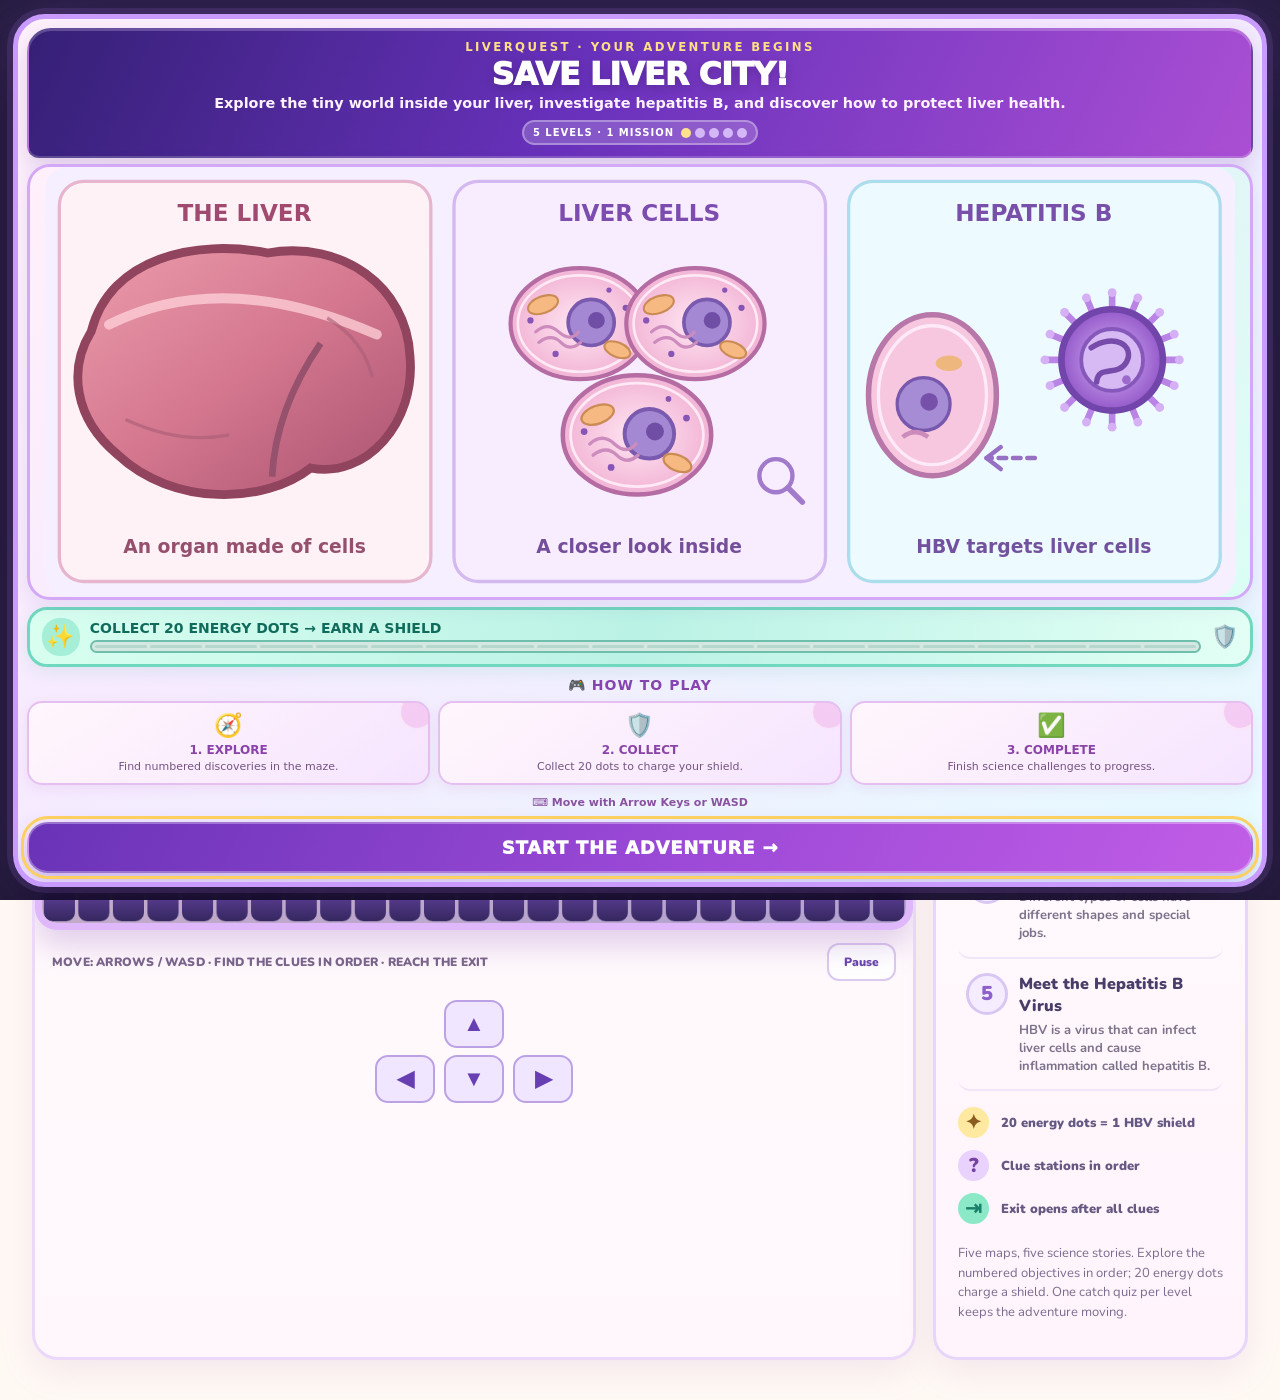
<file: index.html>
<!DOCTYPE html>
<html lang="en">
<head>
  <meta charset="UTF-8">
  <meta name="viewport" content="width=device-width, initial-scale=1">
  <title>LiverQuest</title>
  <script>
    window.location.replace("invasion.html");
  </script>
</head>
<body></body>
</html>
</file>
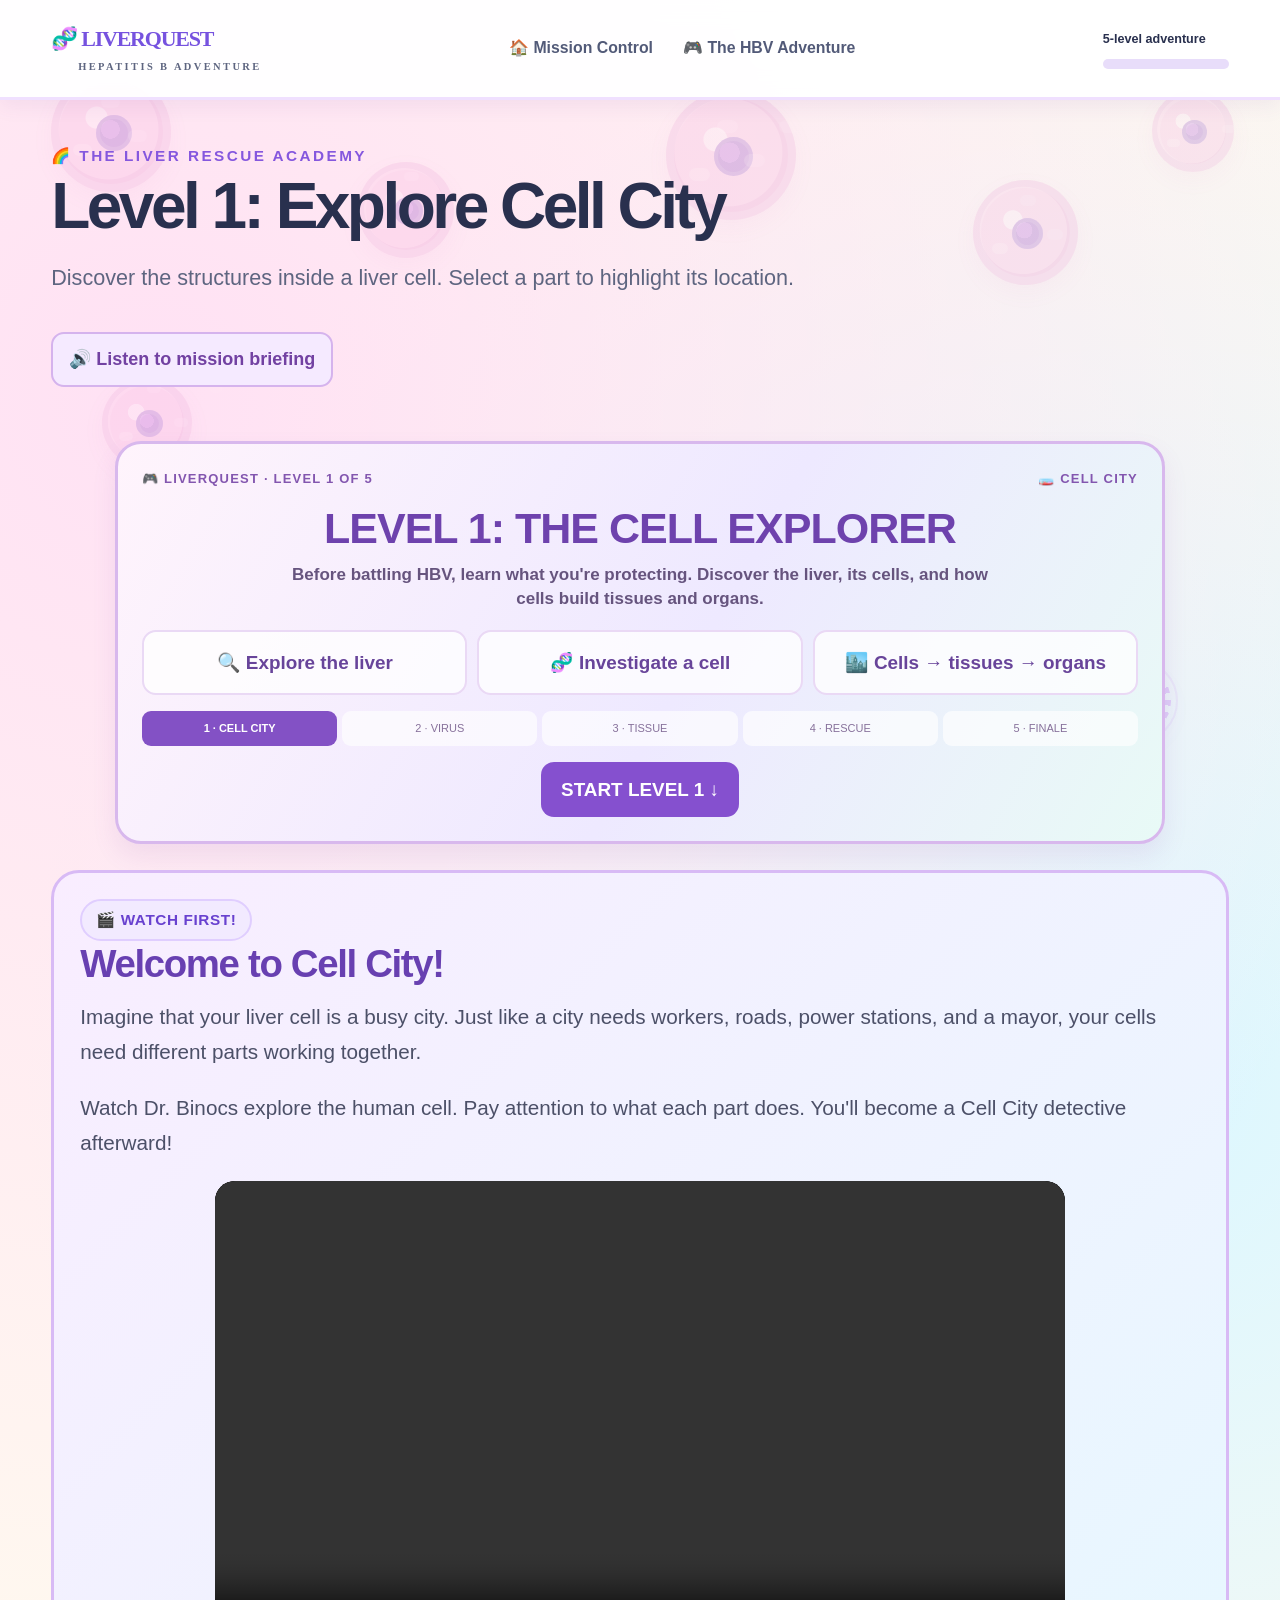
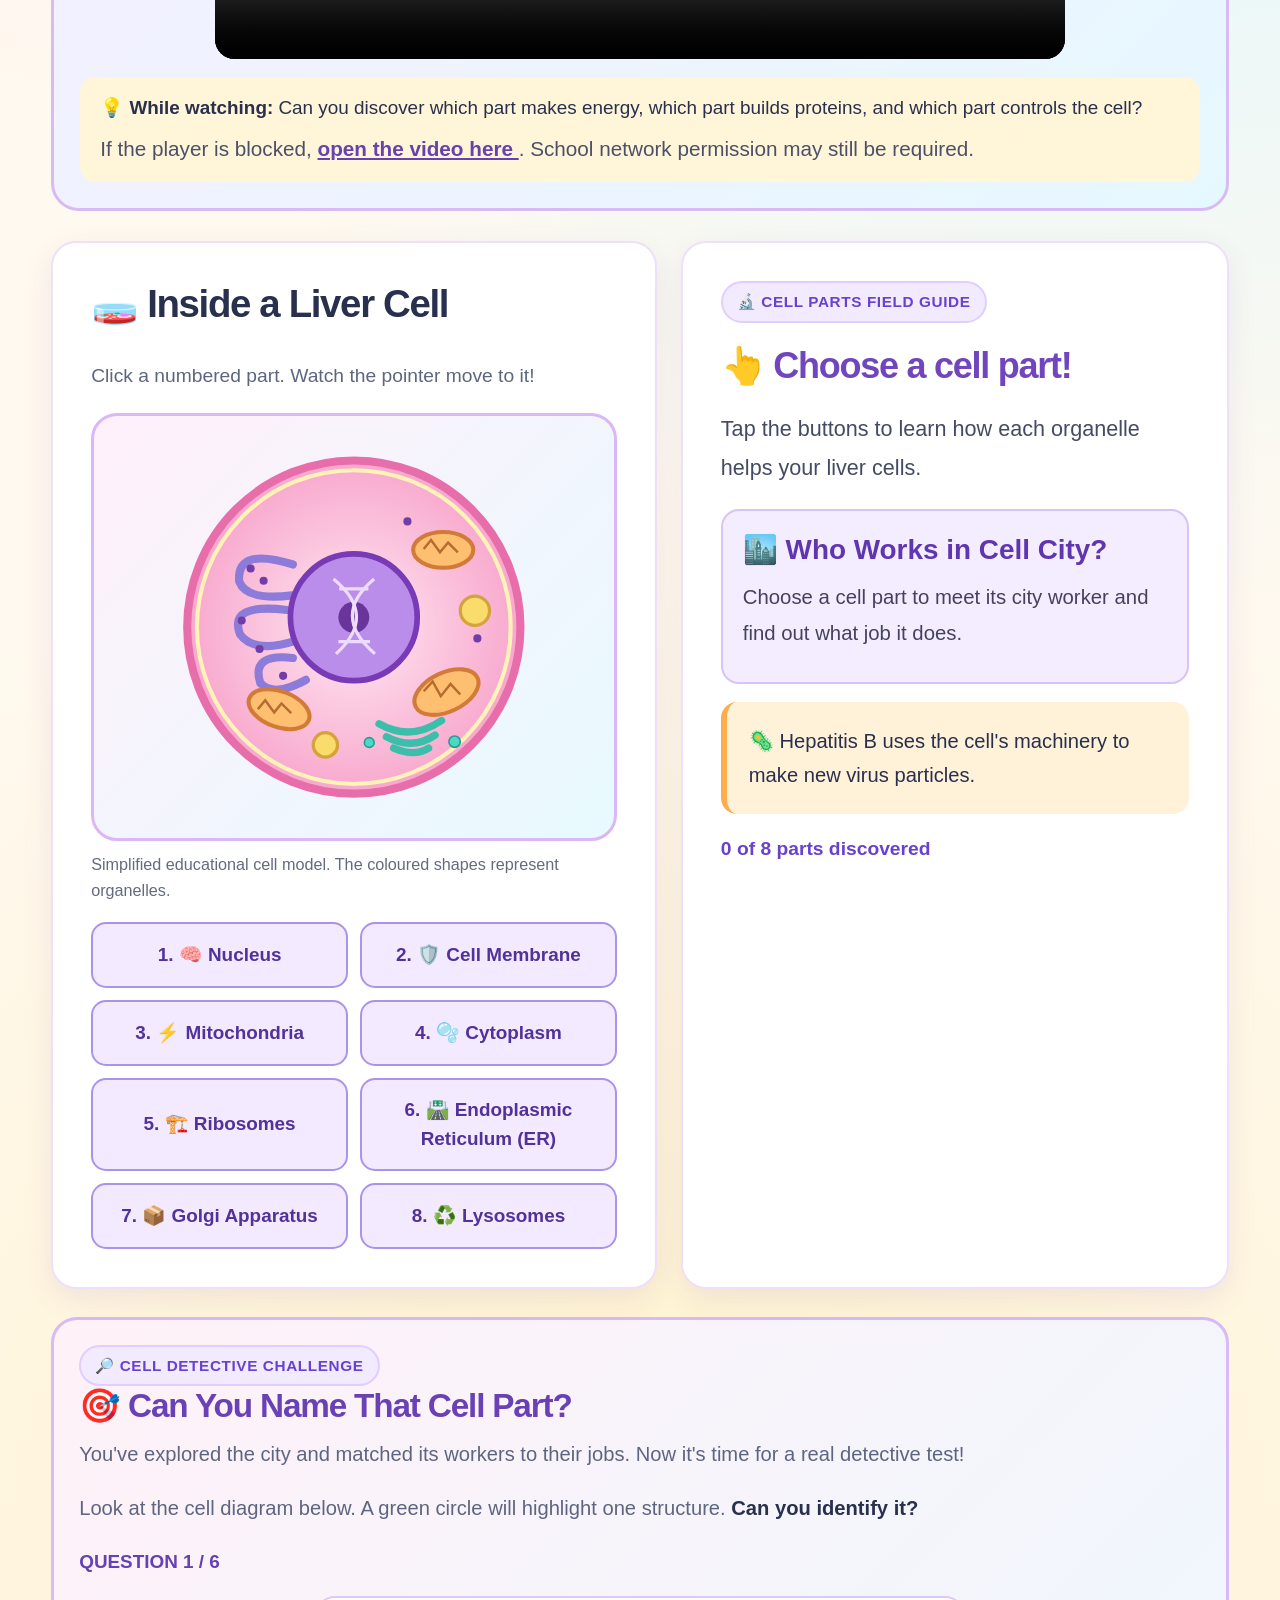
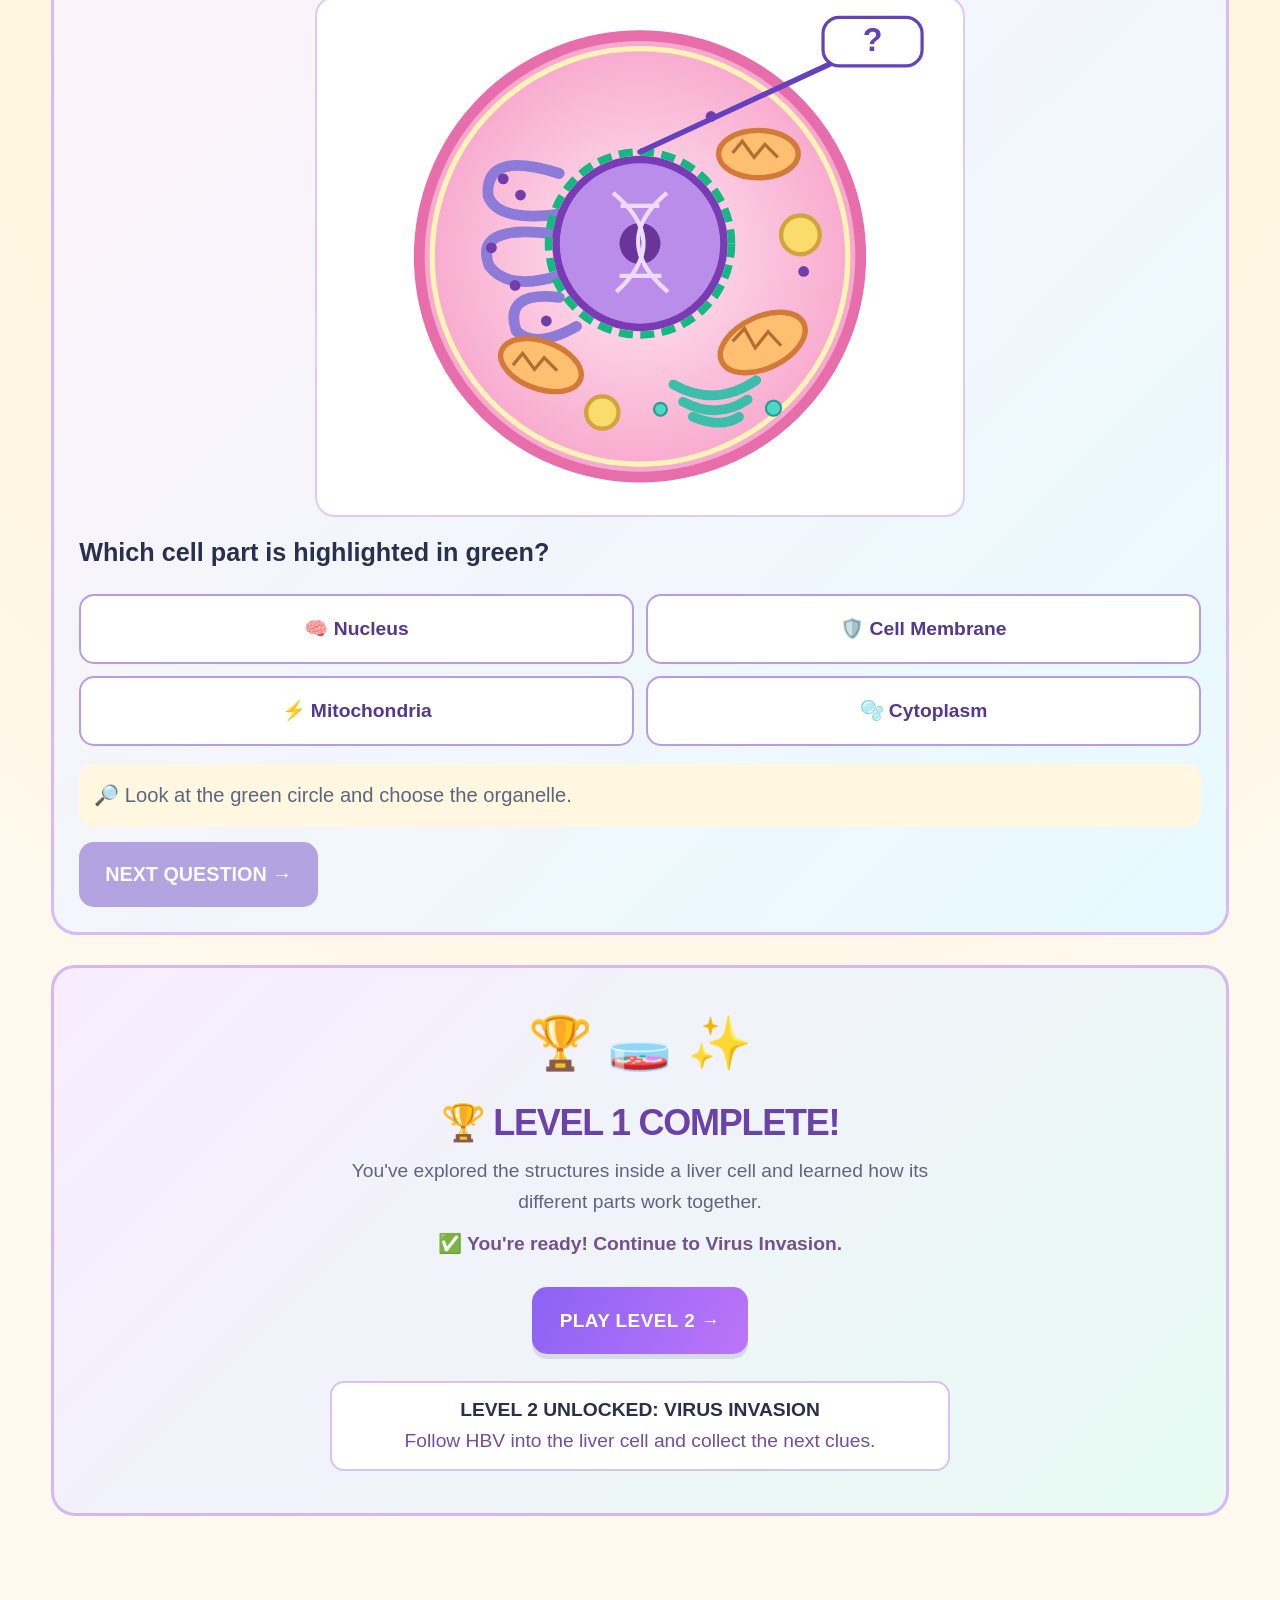
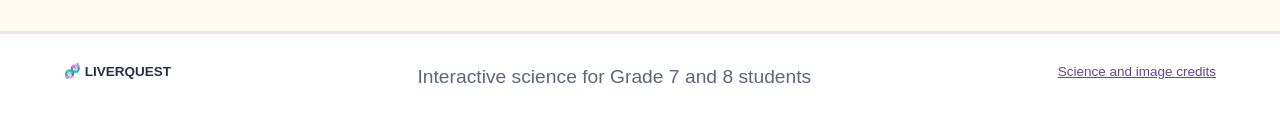
<file: cells.html>
<!DOCTYPE html><html lang="en"><head><meta charset="utf-8"><meta name="viewport" content="width=device-width,initial-scale=1"><title>LiverQuest</title><link rel="stylesheet" href="style.css"></head><body><div id="app"></div><script src="site.js"></script></body></html>
</file>
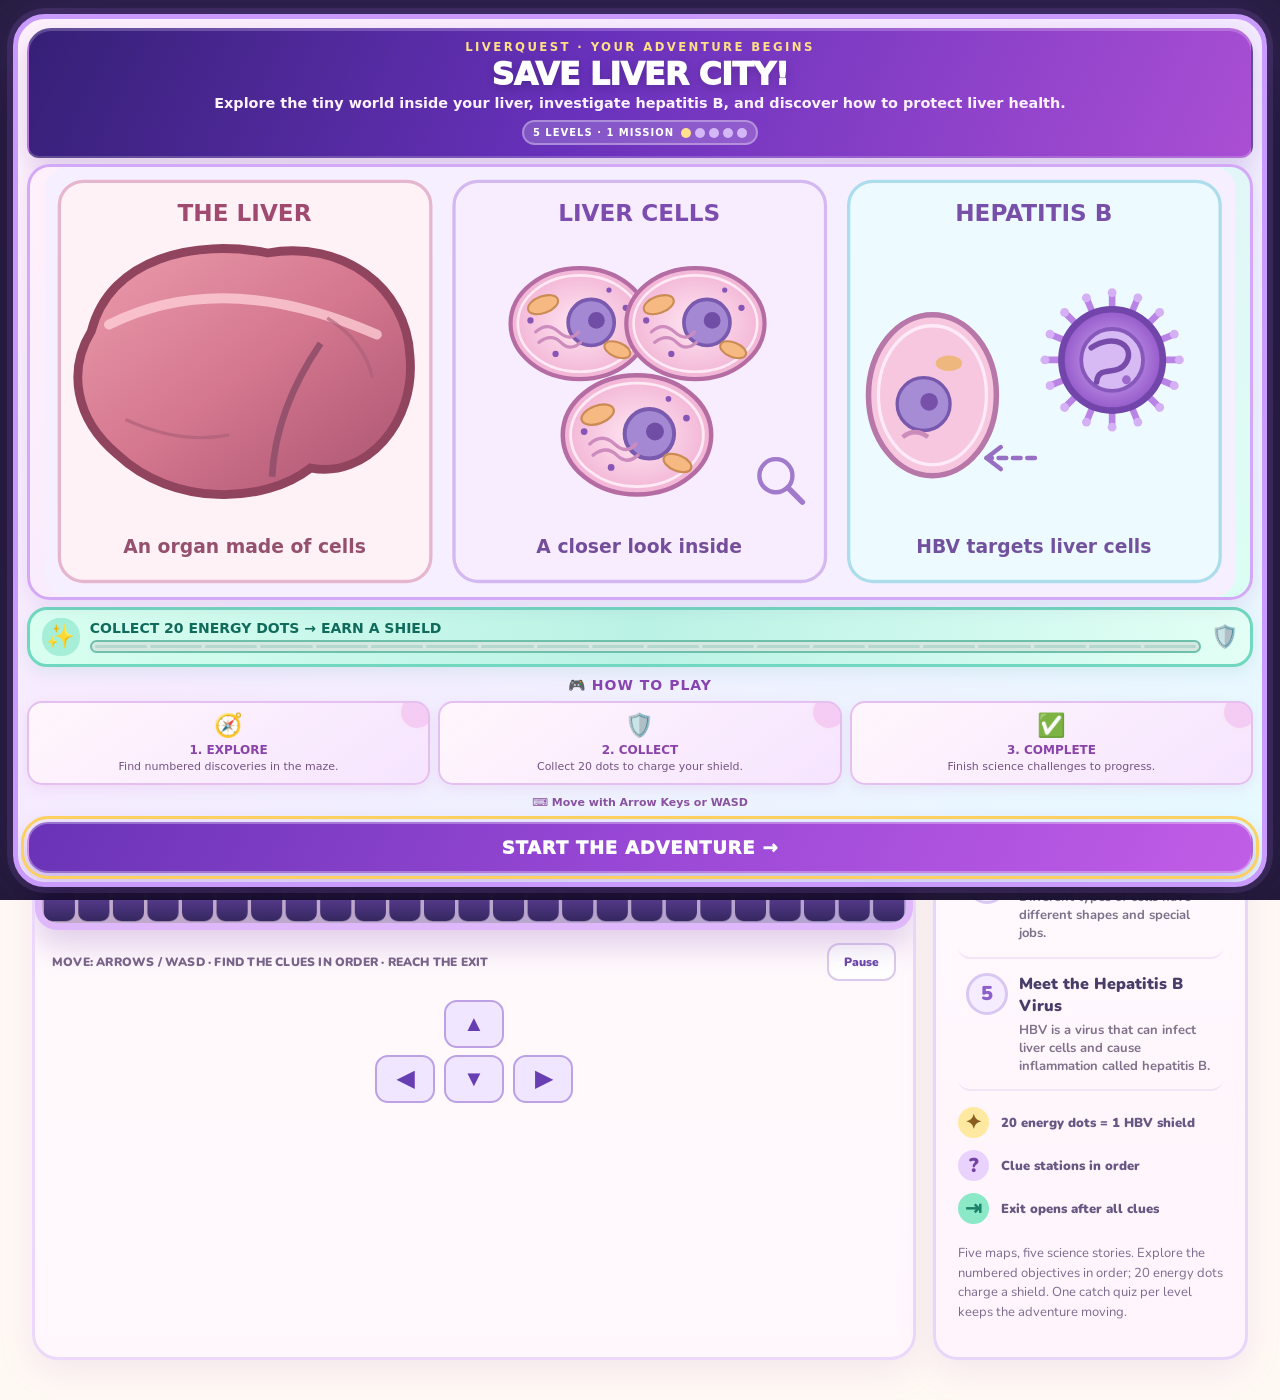
<file: invasion.html>
<!doctype html><html lang="en"><head><meta charset="utf-8"><meta name="viewport" content="width=device-width, initial-scale=1"><title>HBV Maze Quest | LiverQuest</title><link rel="stylesheet" href="pacmaze.css"></head><body><div id="maze-app"></div><script src="pacmaze.js" defer></script></body></html>
</file>
<file: style.css>
:root{--bg:#090f20;--panel:#121d34;--panel2:#182640;--line:#283852;--text:#f5f8ff;--muted:#a5b3c8;--lime:#b7f84a;--cyan:#64e6f1;--orange:#ffbb66;--pink:#ff8db0}*{box-sizing:border-box}html{scroll-behavior:smooth}body{margin:0;background:radial-gradient(ellipse at 85% 2%,#183451 0,transparent 35%),var(--bg);font:16px 'DM Sans',Arial,sans-serif;color:var(--text)}a{color:inherit}button,input{font:inherit}button{cursor:pointer}button:disabled{opacity:.45;cursor:not-allowed}button:focus-visible,a:focus-visible,input:focus-visible{outline:3px solid var(--lime);outline-offset:3px}h1,h2,h3,p{margin-top:0}h1,h2,h3{font-family:'Space Grotesk',Arial,sans-serif}h1{font-size:clamp(2.2rem,4.8vw,4rem);line-height:1.05;margin:.3rem 0 .9rem;letter-spacing:-.055em}h2{font-size:clamp(1.45rem,2.5vw,2.3rem);letter-spacing:-.035em}h3{font-size:1.2rem}p{color:var(--muted);line-height:1.7}strong,b{color:#fff}.site{max-width:1600px;margin:auto}.topbar{display:flex;align-items:center;gap:32px;border-bottom:1px solid var(--line);padding:20px clamp(18px,4vw,64px);background:#0b1426dd;position:sticky;top:0;z-index:10;backdrop-filter:blur(12px)}.logo{font-family:'Space Grotesk';font-size:1.22rem;text-decoration:none;font-weight:700;letter-spacing:-.055em;white-space:nowrap}.logo-icon{color:var(--lime);margin-right:8px}.logo .accent{color:var(--lime)}.logo small{display:block;letter-spacing:.23em;color:var(--muted);font-size:.58rem;padding-left:27px}.topbar nav{flex:1;display:flex;justify-content:center;gap:4px;flex-wrap:wrap}.topbar nav a{color:#aab9cd;text-decoration:none;font-size:.82rem;padding:11px 13px;border-radius:9px;transition:.2s}.topbar nav a:hover,.topbar nav a.active{background:#25334b;color:#fff}.topbar nav a.active{box-shadow:inset 0 -2px var(--lime)}.top-progress{width:126px;font-size:.7rem;white-space:nowrap}.progress-track{background:#33435b;height:6px;border-radius:100px;overflow:hidden;margin-top:9px}.progress-fill{background:var(--lime);height:100%;width:0;transition:width .3s}main{max-width:1320px;margin:auto;padding:45px clamp(18px,4vw,64px) 85px}.pagehead{margin-bottom:42px;max-width:900px}.pagehead>p{font-size:1.1rem}.eyebrow{color:var(--lime);font-size:.76rem;letter-spacing:.16em;font-weight:800}.pill,.chip{display:inline-flex;padding:8px 14px;border:1px solid #5f8547;border-radius:100px;font-size:.72rem;color:var(--lime);letter-spacing:.07em;font-weight:800}.chip{color:#c1cbe2;border-color:var(--line);white-space:nowrap}.btn{display:inline-flex;align-items:center;justify-content:center;gap:15px;padding:17px 25px;border-radius:9px;font-weight:800;text-decoration:none;border:0;font-size:.88rem;letter-spacing:.025em;transition:transform .2s}.btn:hover:not(:disabled){transform:translateY(-2px)}.btn.primary{background:var(--lime);color:#15221a}.btn.primary span{font-size:1.3rem}.btn.secondary{color:#fff;background:#253854;border:1px solid #49627c}.hero-grid{display:grid;grid-template-columns:1fr 1fr;gap:30px;align-items:stretch;min-height:370px}.hero-copy{display:flex;flex-direction:column;align-items:flex-start;justify-content:center}.hero-copy h2{font-size:clamp(2.7rem,5vw,5.4rem);line-height:.98;margin:25px 0;letter-spacing:-.06em}.hero-copy h2 em{font-style:normal;color:var(--lime)}.hero-copy p{max-width:470px;font-size:1.09rem}.hero-meta{font-size:.83rem;color:var(--muted);margin-top:24px}.hero-meta b{padding:0 8px;color:var(--orange)}.hero-photo{position:relative;background:#182b45;border-radius:20px;overflow:hidden;min-height:385px;border:1px solid #3e5976}.photo{background:#22344b;overflow:hidden}.photo img{display:block;width:100%;height:100%;object-fit:cover}.hero-photo>.photo{height:100%}.hero-photo img{object-fit:cover;filter:saturate(1.15)}.floating-label{position:absolute;bottom:20px;left:20px;background:#0b1427e9;padding:15px 20px;border-left:4px solid var(--lime);font-size:1.2rem;font-weight:800}.floating-label small{font-size:.72rem;color:var(--muted);font-weight:500}.section{margin-top:72px}.sectionline{display:flex;justify-content:space-between;align-items:center;gap:16px;margin-bottom:20px}.sectionline h2{margin:8px 0 0}.mission-grid{display:grid;grid-template-columns:repeat(5,1fr);gap:13px}.mission-card{background:var(--panel);border:1px solid var(--line);border-radius:14px;padding:21px;min-height:245px;display:flex;flex-direction:column;text-decoration:none;position:relative;transition:.2s}.mission-card:hover{background:#1a2a46;transform:translateY(-4px);border-color:var(--lime)}.mission-card.done{border-color:var(--lime)}.mission-card.done:after{content:'✓ COMPLETE';color:var(--lime);font-size:.65rem;position:absolute;top:21px;right:12px}.mission-no{font-size:.65rem;color:var(--cyan);letter-spacing:.1em;font-weight:800}.mission-icon{font-size:2.45rem;margin:23px 0 11px}.mission-card h3{font-size:1rem;margin-bottom:7px}.mission-card p{font-size:.78rem;line-height:1.5;margin-bottom:5px}.card-arrow{margin-top:auto;text-align:right;color:var(--lime);font-size:1.3rem}.fact-banner{border-radius:16px;border:1px solid #49664a;background:linear-gradient(125deg,#1d3f3c,#111d32);margin-top:48px;padding:35px;display:grid;grid-template-columns:1fr .7fr;align-items:center}.fact-banner p{max-width:570px}.fact-figure{text-align:center;font-size:3.2rem;color:var(--lime)}.fact-figure span{color:var(--lime)}.fact-figure small{display:block;color:var(--muted);font-size:.78rem;margin-top:10px}.two-col{display:grid;grid-template-columns:1.05fr .95fr;gap:24px;align-items:stretch}.two-col.compact{align-items:center;margin-top:20px}.panel{background:linear-gradient(165deg,#15213a,#10192e);border:1px solid var(--line);border-radius:17px;padding:26px;min-width:0}.panel-title{display:flex;gap:16px;align-items:center;margin-bottom:18px}.panel-title>span{font-size:2rem}.panel-title strong{display:block;font-family:'Space Grotesk'}.panel-title small{color:var(--muted);font-size:.83rem;line-height:1.6}.cell-stage{height:360px;border-radius:15px;display:grid;place-items:center;background:radial-gradient(circle,#22476b,#0c2137 72%);overflow:hidden}.cell-body{width:260px;height:260px;position:relative;background:#eea9ca;border:11px solid #f7d57b;transform:rotate(-10deg);border-radius:43% 56% 50% 43%;box-shadow:0 0 0 8px #f7bb7b22, inset 0 0 55px #ef75af}.cell-nucleus{position:absolute;top:70px;left:76px;width:100px;height:100px;background:radial-gradient(circle at 60% 40%,#6537a2 14%,#9b5bbc 16%,#b270db 70%);border-radius:50%;border:5px solid #7635ae}.mito{position:absolute;width:48px;height:24px;background:#ffa84d;border:3px solid #9a4b25;border-radius:70%;transform:rotate(30deg)}.m1{top:30px;left:30px}.m2{bottom:35px;right:28px}.m3{bottom:45px;left:18px}.hotspot{position:absolute;z-index:3;width:38px;height:38px;border-radius:50%;border:3px solid white;background:var(--lime);color:#12221b;font-weight:900;box-shadow:0 0 0 7px #b7f84a44;animation:pulse 2s infinite}.hotspot.visited{background:var(--cyan)}@keyframes pulse{50%{box-shadow:0 0 0 12px #b7f84a20}}.nucleus{top:95px;left:122px}.membrane{top:-20px;right:40px}.mitochondria{bottom:25px;right:24px}.cyto{bottom:24px;left:58px}.micro-caption,.caption{font-size:.76rem;color:var(--muted);margin-top:11px}.micro-caption a,.credit-list a{color:var(--cyan)}.info-panel h2{margin:20px 0}.mini-science{height:178px;background:#243e50;border-radius:12px;margin-top:20px}.mini-science img{object-fit:contain}.discovery-count{font-size:.8rem;color:var(--lime);font-weight:700}.challenge{margin-top:24px}.match-game{display:grid;grid-template-columns:1fr 1fr;gap:24px}.match-game>div{display:grid;gap:11px}.match-choice,.match-target,.answer,.quiz-option,.defence{background:#1a2c49;color:#eef6ff;border:1px solid #3b5475;border-radius:11px;padding:18px;text-align:left}.match-choice:hover,.match-target:hover,.answer:hover,.quiz-option:hover,.defence:hover{border-color:var(--lime)}.match-choice.selected,.tissue-photo.selected{outline:3px solid var(--cyan)}.match-choice.correct,.match-target.correct,.quiz-option.correct,.myth.solved{border-color:var(--lime);background:#244735}.quiz-option.wrong{background:#573047;border-color:var(--pink)}.feedback{min-height:30px;color:var(--cyan);margin-top:16px}.large-photo{height:290px;border-radius:12px}.callout{border-left:4px solid var(--lime);padding:15px 18px;background:#22334c;border-radius:4px;margin:18px 0}.callout p{margin:7px 0 0}.tiny{font-size:.78rem}.story-stage{display:grid;grid-template-columns:.9fr 1.1fr;gap:30px;align-items:center}.story-art{height:265px;display:grid;place-items:center;border-radius:12px;background:radial-gradient(circle,#304d63,#152940);font-size:4rem;text-align:center}.story-stage h3{font-size:1.6rem}.story-feedback{min-height:20px}.tissue-grid{display:grid;grid-template-columns:1fr 1fr;gap:20px}.tissue-photo{border:2px solid #3b5475;background:#1b2d46;text-align:left;padding:0 0 15px;border-radius:12px;overflow:hidden;color:#fff}.tissue-photo>.photo{height:240px;margin-bottom:12px}.tissue-photo strong,.tissue-photo span{display:inline-block;margin-left:15px}.tissue-photo span{color:var(--lime);font-size:.83rem}.report{padding:20px;background:#20304a;border-radius:10px;margin:18px 0}.quiz-mini{margin-top:22px}.answer-row{display:flex;gap:12px}.answer{flex:1;text-align:center}.divider-line{height:1px;background:var(--line);margin:25px 0}.two-col.compact .photo{height:280px;border-radius:12px}.slider-label{display:block;margin:25px 0 14px}input[type=range]{width:100%;accent-color:var(--lime)}.stages{display:flex;justify-content:space-between;font-size:.76rem;color:var(--muted)}.tissue-sim{height:250px;position:relative;background:#704d78;border-radius:12px;overflow:hidden;margin:20px 0;display:grid;place-items:center}.sim-cells{display:grid;grid-template-columns:repeat(7,1fr);gap:6px;z-index:1;width:94%}.sim-cell{height:44px;border-radius:35%;background:#f1a6b9;border:3px solid #f6cad3;display:grid;place-items:center;color:#75395d;font-size:1.6rem;transform:rotate(var(--rot))}.sim-cell.affected{background:#bd7390;color:#5d2845}.scar{position:absolute;inset:0;pointer-events:none;opacity:.8}.scar-1{background:linear-gradient(120deg,transparent 45%,#eedcb2 48%,transparent 51%)}.scar-2{background:linear-gradient(120deg,transparent 40%,#eedcb2 44%,#eedcb2 47%,transparent 51%),linear-gradient(40deg,transparent 45%,#eedcb2 48%,transparent 51%)}.scar-3{background:repeating-linear-gradient(65deg,transparent 0 32px,#eedcb2 37px 43px,transparent 49px 88px)}.myth{border-bottom:1px solid var(--line);padding:14px 0}.myth>span{display:block;font-weight:700;margin-bottom:9px}.myth>div{display:flex;gap:8px}.myth button{padding:7px 13px;background:#283f5e;color:white;border:1px solid #4d6684;border-radius:7px;font-size:.75rem}.myth-note{display:block;color:var(--cyan);margin-top:8px}.choices{display:grid;grid-template-columns:repeat(3,1fr);gap:14px}.defence{text-align:center;line-height:2;font-size:1.35rem}.defence b{font-size:.95rem}.final-layout{display:grid;grid-template-columns:1.7fr .8fr;gap:24px}.question{font-size:1.5rem;margin:25px 0}.quiz-options{display:grid;gap:11px}.quiz-option{display:flex;align-items:center;gap:16px;width:100%}.quiz-option span{border-radius:8px;background:#334f67;color:var(--lime);padding:8px 12px;font-weight:800}.badge-panel{text-align:center}.badge-emblem{width:180px;height:180px;margin:20px auto 30px;border:7px double var(--lime);background:#294a39;border-radius:50%;display:flex;flex-direction:column;justify-content:center;align-items:center;color:var(--lime);font-weight:900;font-size:2.5rem;transform:rotate(-10deg);box-shadow:0 0 70px #b7f84a22}.badge-emblem span{font-size:1.1rem;line-height:1.1}.badges-earned{text-align:left;margin-top:40px}.result-emoji{font-size:4rem}.credit-list{padding:8px 0 24px}.credit-list p{padding:13px 0;border-bottom:1px solid var(--line)}footer{padding:26px 5%;border-top:1px solid var(--line);display:flex;justify-content:space-between;gap:20px;color:var(--muted);font-size:.75rem}footer a{color:var(--lime)}.toast{position:fixed;right:20px;bottom:24px;padding:17px 23px;border-radius:10px;background:#b7f84a;color:#1a2a14;font-weight:800;opacity:0;transform:translateY(15px);pointer-events:none;transition:.25s;z-index:50}.toast.show{opacity:1;transform:translateY(0)}.image-error{padding:50px 18px;text-align:center}.image-error a{color:var(--cyan)}@media(max-width:1150px){.topbar{flex-wrap:wrap}.topbar nav{order:3;width:100%;justify-content:flex-start}.topbar nav a{font-size:.76rem}.top-progress{margin-left:auto}.mission-grid{grid-template-columns:repeat(3,1fr)}}@media(max-width:720px){main{padding-top:28px}.topbar{padding:12px 18px;gap:9px}.topbar nav{overflow:auto;flex-wrap:nowrap;justify-content:flex-start}.topbar nav a{white-space:nowrap}.hero-grid,.two-col,.story-stage,.final-layout,.fact-banner{grid-template-columns:1fr}.hero-photo{min-height:260px}.hero-copy h2{font-size:3.2rem}.mission-grid{grid-template-columns:repeat(2,1fr)}.mission-card{min-height:220px}.tissue-grid,.match-game,.choices{grid-template-columns:1fr}.sectionline{align-items:flex-start;flex-direction:column}.panel{padding:18px}.pagehead{margin-bottom:25px}.tissue-photo>.photo{height:200px}footer{flex-direction:column}.cell-stage{height:305px}}

/* =========================================
   LIVERQUEST: BRIGHT COLOURFUL THEME
   Paste at the END of style.css
   ========================================= */

:root {
  --bg: #fff9ef;
  --panel: #ffffff;
  --panel2: #fff3fc;
  --line: #ecdff4;
  --text: #29304e;
  --muted: #5e6580;
  --lime: #7858e8;
  --cyan: #00a3aa;
  --orange: #ffad42;
  --pink: #ff70b1;
}

body {
  background:
    radial-gradient(circle at 12% 8%, #ffe1f4, transparent 28%),
    radial-gradient(circle at 90% 22%, #dcf7ff, transparent 28%),
    radial-gradient(circle at 50% 65%, #fff2cc, transparent 35%),
    #fff9ef;
  color: var(--text);
}

h1, h2, h3, strong, b {
  color: #29304e;
}

p {
  color: #5e6580;
}

.topbar {
  background: rgba(255,255,255,.95);
  border-bottom: 3px solid #f0e0ff;
  box-shadow: 0 5px 20px rgba(96,60,150,.08);
}

.logo, .logo .accent {
  color: #7652df;
}

.logo-icon {
  color: #ff70b1;
}

.topbar nav a {
  color: #525a78;
  font-weight: 700;
}

.topbar nav a:hover,
.topbar nav a.active {
  color: #6b41d9;
  background: #f0e8ff;
}

.progress-track {
  background: #e8ddfa;
  height: 10px;
}

.progress-fill {
  background: linear-gradient(90deg,#ff79b8,#7b5cf1);
}

.eyebrow {
  color: #8557de;
}

.pill, .chip {
  color: #6841cf;
  background: #f2eaff;
  border: 2px solid #e0ceff;
  letter-spacing: .04em;
}

.btn {
  border-radius: 18px;
  box-shadow: 0 5px 0 rgba(65,38,126,.13);
}

.btn.primary {
  background: linear-gradient(120deg,#8c62f4,#bc75f9);
  color: white;
}

.btn.secondary {
  background: white;
  color: #6841cf;
  border: 2px solid #d7c5f9;
}

.btn:hover:not(:disabled) {
  transform: translateY(-3px) scale(1.02);
}

.panel {
  background: #ffffff;
  border: 2px solid #eee0f8;
  border-radius: 25px;
  box-shadow: 0 10px 24px rgba(107,77,155,.08);
}

.mission-card {
  background: white;
  border: 3px solid #eee2f8;
  border-radius: 24px;
  box-shadow: 0 8px 0 #f2e8fa;
}

.mission-card:nth-child(1) {
  background: #fff0f8;
  border-color: #ffb9dc;
}
.mission-card:nth-child(2) {
  background: #f2edff;
  border-color: #c9b4ff;
}
.mission-card:nth-child(3) {
  background: #e9fbff;
  border-color: #aaeaf6;
}
.mission-card:nth-child(4) {
  background: #fff5da;
  border-color: #ffda8c;
}
.mission-card:nth-child(5) {
  background: #eaffef;
  border-color: #ade8bb;
}

.mission-card:hover {
  background: #fff;
  transform: translateY(-7px) rotate(-1deg);
  border-color: #8a64ed;
}

.mission-no, .card-arrow,
.mission-card.done:after {
  color: #7450d8;
}

.mission-icon {
  font-size: 3rem;
}

.hero-copy h2 em {
  color: #fa5b9d;
}

.hero-photo {
  background: #fff;
  border: 5px solid white;
  border-radius: 28px;
  box-shadow: 0 10px 35px #dfb9eb70;
}

.floating-label {
  background: #ffffffef;
  color: #482f75;
  border-left: 6px solid #ff70b1;
  border-radius: 12px;
}

.floating-label small {
  color: #59617d;
}

.fact-banner {
  background: linear-gradient(120deg,#fce4f3,#e4f7ff);
  border: 2px solid #eed1f5;
  border-radius: 25px;
}

.fact-figure, .fact-figure span {
  color: #ed69a1;
}

.cell-stage {
  background: linear-gradient(145deg,#e6faff,#fff0fa);
  border: 3px dashed #d7b3f5;
  border-radius: 22px;
}

.info-panel h2 {
  color: #6545be;
}

.match-choice,
.match-target,
.answer,
.quiz-option,
.defence {
  background: #f6f0ff;
  color: #37304f;
  border: 2px solid #dbc8fa;
  border-radius: 16px;
  font-weight: 700;
}

.match-choice:hover,
.match-target:hover,
.answer:hover,
.quiz-option:hover,
.defence:hover {
  background: #ebe0ff;
  border-color: #8660ea;
}

.match-choice.selected {
  background: #ffe3f0;
  outline: 3px solid #ff82ba;
}

.match-choice.correct,
.match-target.correct,
.quiz-option.correct,
.myth.solved {
  background: #dcfae7;
  border-color: #45bc85;
}

.quiz-option.wrong {
  background: #ffe2eb;
  border-color: #ff718c;
}

.feedback, .discovery-count {
  color: #6841cf;
  font-weight: 700;
}

.callout {
  background: #f0eaff;
  border-left: 5px solid #9868eb;
  border-radius: 13px;
}

.report {
  background: #effaff;
  border: 2px solid #caedf5;
  color: #37435f;
  border-radius: 17px;
}

.tissue-photo {
  background: #fff9fd;
  border: 3px solid #e8c7f4;
  border-radius: 19px;
  color: #303853;
}

.tissue-photo span {
  color: #7652df;
}

.story-art {
  background: linear-gradient(130deg,#ffe6f5,#e1f6ff);
  color: #392c62;
  border: 3px solid #f1d6f6;
}

.tissue-sim {
  background: #f8dbf2;
}

.sim-cell {
  color: #773b6c;
}

.micro-caption, .caption, .tiny {
  color: #646b80;
}

footer {
  background: white;
  border-top: 3px solid #f1e2fa;
}

footer, footer a {
  color: #6544a5;
}

/* New Cell City image */
.cell-city-visual {
  background: linear-gradient(130deg,#e5f8ff,#ffecf6);
  border-radius: 22px;
  padding: 18px;
  border: 3px solid #dbc5ff;
  text-align: center;
}

.cell-city-visual img {
  display: block;
  width: 100%;
  max-height: 390px;
  object-fit: contain;
  margin: auto;
  background: white;
  border-radius: 18px;
}

.cell-part-buttons {
  display: grid;
  grid-template-columns: repeat(2,1fr);
  gap: 12px;
  margin-top: 16px;
}

.cell-part-buttons button {
  padding: 15px 10px;
  background: white;
  color: #4e377e;
  border: 2px solid #d8bdf6;
  border-radius: 16px;
  font-weight: 800;
  cursor: pointer;
}

.cell-part-buttons button:hover,
.cell-part-buttons button:focus-visible {
  background: #ffe5f2;
  border-color: #ed78b0;
}

.cell-part-buttons button.visited {
  background: #dcfae7;
  border-color: #62c993;
}

.cell-city-caption {
  margin-top: 12px;
  font-size: .82rem;
  color: #626783;
}

/* Beginner tissue activity */
.tissue-kid-card {
  background: #fff;
  border: 3px solid #e5cdf8;
  border-radius: 22px;
  padding: 22px;
  text-align: center;
}

.tissue-kid-card img {
  width: 100%;
  height: 220px;
  object-fit: contain;
  background: #faf4ff;
  border-radius: 16px;
}

.tissue-kid-card h3 {
  margin: 16px 0 8px;
}

.tissue-kid-card p {
  font-size: .94rem;
}

.tissue-kid-card button {
  background: #865fe7;
  border: 0;
  color: white;
  border-radius: 14px;
  padding: 13px 20px;
  font-weight: 800;
  cursor: pointer;
}

.tissue-kid-card button:hover {
  background: #aa67ed;
}

.tissue-explainer {
  background: #fff3d8;
  border: 2px solid #ffd68b;
  border-radius: 18px;
  padding: 20px;
  margin: 25px 0;
}

.tissue-explainer p {
  margin-bottom: 0;
}

.tissue-discovery {
  background: #e9fbf0;
  padding: 18px;
  border: 2px solid #8cdbac;
  border-radius: 15px;
  margin: 15px 0;
}

@media(max-width:700px) {
  .cell-part-buttons {
    grid-template-columns: 1fr 1fr;
  }

  .cell-city-visual img {
    max-height: 280px;
  }

  .tissue-kid-card img {
    height: 180px;
  }
}

/* =========================================
   LIVERQUEST: BRIGHT COLOURFUL THEME
   Paste at the END of style.css
   ========================================= */

:root {
  --bg: #fff9ef;
  --panel: #ffffff;
  --panel2: #fff3fc;
  --line: #ecdff4;
  --text: #29304e;
  --muted: #5e6580;
  --lime: #7858e8;
  --cyan: #00a3aa;
  --orange: #ffad42;
  --pink: #ff70b1;
}

body {
  background:
    radial-gradient(circle at 12% 8%, #ffe1f4, transparent 28%),
    radial-gradient(circle at 90% 22%, #dcf7ff, transparent 28%),
    radial-gradient(circle at 50% 65%, #fff2cc, transparent 35%),
    #fff9ef;
  color: var(--text);
}

h1, h2, h3, strong, b {
  color: #29304e;
}

p {
  color: #5e6580;
}

.topbar {
  background: rgba(255,255,255,.95);
  border-bottom: 3px solid #f0e0ff;
  box-shadow: 0 5px 20px rgba(96,60,150,.08);
}

.logo, .logo .accent {
  color: #7652df;
}

.logo-icon {
  color: #ff70b1;
}

.topbar nav a {
  color: #525a78;
  font-weight: 700;
}

.topbar nav a:hover,
.topbar nav a.active {
  color: #6b41d9;
  background: #f0e8ff;
}

.progress-track {
  background: #e8ddfa;
  height: 10px;
}

.progress-fill {
  background: linear-gradient(90deg,#ff79b8,#7b5cf1);
}

.eyebrow {
  color: #8557de;
}

.pill, .chip {
  color: #6841cf;
  background: #f2eaff;
  border: 2px solid #e0ceff;
  letter-spacing: .04em;
}

.btn {
  border-radius: 18px;
  box-shadow: 0 5px 0 rgba(65,38,126,.13);
}

.btn.primary {
  background: linear-gradient(120deg,#8c62f4,#bc75f9);
  color: white;
}

.btn.secondary {
  background: white;
  color: #6841cf;
  border: 2px solid #d7c5f9;
}

.btn:hover:not(:disabled) {
  transform: translateY(-3px) scale(1.02);
}

.panel {
  background: #ffffff;
  border: 2px solid #eee0f8;
  border-radius: 25px;
  box-shadow: 0 10px 24px rgba(107,77,155,.08);
}

.mission-card {
  background: white;
  border: 3px solid #eee2f8;
  border-radius: 24px;
  box-shadow: 0 8px 0 #f2e8fa;
}

.mission-card:nth-child(1) {
  background: #fff0f8;
  border-color: #ffb9dc;
}
.mission-card:nth-child(2) {
  background: #f2edff;
  border-color: #c9b4ff;
}
.mission-card:nth-child(3) {
  background: #e9fbff;
  border-color: #aaeaf6;
}
.mission-card:nth-child(4) {
  background: #fff5da;
  border-color: #ffda8c;
}
.mission-card:nth-child(5) {
  background: #eaffef;
  border-color: #ade8bb;
}

.mission-card:hover {
  background: #fff;
  transform: translateY(-7px) rotate(-1deg);
  border-color: #8a64ed;
}

.mission-no, .card-arrow,
.mission-card.done:after {
  color: #7450d8;
}

.mission-icon {
  font-size: 3rem;
}

.hero-copy h2 em {
  color: #fa5b9d;
}

.hero-photo {
  background: #fff;
  border: 5px solid white;
  border-radius: 28px;
  box-shadow: 0 10px 35px #dfb9eb70;
}

.floating-label {
  background: #ffffffef;
  color: #482f75;
  border-left: 6px solid #ff70b1;
  border-radius: 12px;
}

.floating-label small {
  color: #59617d;
}

.fact-banner {
  background: linear-gradient(120deg,#fce4f3,#e4f7ff);
  border: 2px solid #eed1f5;
  border-radius: 25px;
}

.fact-figure, .fact-figure span {
  color: #ed69a1;
}

.cell-stage {
  background: linear-gradient(145deg,#e6faff,#fff0fa);
  border: 3px dashed #d7b3f5;
  border-radius: 22px;
}

.info-panel h2 {
  color: #6545be;
}

.match-choice,
.match-target,
.answer,
.quiz-option,
.defence {
  background: #f6f0ff;
  color: #37304f;
  border: 2px solid #dbc8fa;
  border-radius: 16px;
  font-weight: 700;
}

.match-choice:hover,
.match-target:hover,
.answer:hover,
.quiz-option:hover,
.defence:hover {
  background: #ebe0ff;
  border-color: #8660ea;
}

.match-choice.selected {
  background: #ffe3f0;
  outline: 3px solid #ff82ba;
}

.match-choice.correct,
.match-target.correct,
.quiz-option.correct,
.myth.solved {
  background: #dcfae7;
  border-color: #45bc85;
}

.quiz-option.wrong {
  background: #ffe2eb;
  border-color: #ff718c;
}

.feedback, .discovery-count {
  color: #6841cf;
  font-weight: 700;
}

.callout {
  background: #f0eaff;
  border-left: 5px solid #9868eb;
  border-radius: 13px;
}

.report {
  background: #effaff;
  border: 2px solid #caedf5;
  color: #37435f;
  border-radius: 17px;
}

.tissue-photo {
  background: #fff9fd;
  border: 3px solid #e8c7f4;
  border-radius: 19px;
  color: #303853;
}

.tissue-photo span {
  color: #7652df;
}

.story-art {
  background: linear-gradient(130deg,#ffe6f5,#e1f6ff);
  color: #392c62;
  border: 3px solid #f1d6f6;
}

.tissue-sim {
  background: #f8dbf2;
}

.sim-cell {
  color: #773b6c;
}

.micro-caption, .caption, .tiny {
  color: #646b80;
}

footer {
  background: white;
  border-top: 3px solid #f1e2fa;
}

footer, footer a {
  color: #6544a5;
}

/* New Cell City image */
.cell-city-visual {
  background: linear-gradient(130deg,#e5f8ff,#ffecf6);
  border-radius: 22px;
  padding: 18px;
  border: 3px solid #dbc5ff;
  text-align: center;
}

.cell-city-visual img {
  display: block;
  width: 100%;
  max-height: 390px;
  object-fit: contain;
  margin: auto;
  background: white;
  border-radius: 18px;
}

.cell-part-buttons {
  display: grid;
  grid-template-columns: repeat(2,1fr);
  gap: 12px;
  margin-top: 16px;
}

.cell-part-buttons button {
  padding: 15px 10px;
  background: white;
  color: #4e377e;
  border: 2px solid #d8bdf6;
  border-radius: 16px;
  font-weight: 800;
  cursor: pointer;
}

.cell-part-buttons button:hover,
.cell-part-buttons button:focus-visible {
  background: #ffe5f2;
  border-color: #ed78b0;
}

.cell-part-buttons button.visited {
  background: #dcfae7;
  border-color: #62c993;
}

.cell-city-caption {
  margin-top: 12px;
  font-size: .82rem;
  color: #626783;
}

/* Beginner tissue activity */
.tissue-kid-card {
  background: #fff;
  border: 3px solid #e5cdf8;
  border-radius: 22px;
  padding: 22px;
  text-align: center;
}

.tissue-kid-card img {
  width: 100%;
  height: 220px;
  object-fit: contain;
  background: #faf4ff;
  border-radius: 16px;
}

.tissue-kid-card h3 {
  margin: 16px 0 8px;
}

.tissue-kid-card p {
  font-size: .94rem;
}

.tissue-kid-card button {
  background: #865fe7;
  border: 0;
  color: white;
  border-radius: 14px;
  padding: 13px 20px;
  font-weight: 800;
  cursor: pointer;
}

.tissue-kid-card button:hover {
  background: #aa67ed;
}

.tissue-explainer {
  background: #fff3d8;
  border: 2px solid #ffd68b;
  border-radius: 18px;
  padding: 20px;
  margin: 25px 0;
}

.tissue-explainer p {
  margin-bottom: 0;
}

.tissue-discovery {
  background: #e9fbf0;
  padding: 18px;
  border: 2px solid #8cdbac;
  border-radius: 15px;
  margin: 15px 0;
}

@media(max-width:700px) {
  .cell-part-buttons {
    grid-template-columns: 1fr 1fr;
  }

  .cell-city-visual img {
    max-height: 280px;
  }

  .tissue-kid-card img {
    height: 180px;
  }
}

/* ==========================================
   LIVERQUEST - VISUAL & FONT UPGRADE
   Paste at the END of style.css
   ========================================== */

html {
  font-size: 18px;
  scroll-behavior: smooth;
}

body {
  font-size: 1.05rem;
  line-height: 1.75;
}

p, li {
  font-size: 1.07rem;
  line-height: 1.8;
}

h1 {
  font-size: clamp(2.5rem, 5vw, 4.5rem);
  line-height: 1.12;
}

h2 {
  font-size: clamp(1.75rem, 3vw, 2.6rem);
  line-height: 1.2;
}

h3 {
  font-size: 1.4rem;
  line-height: 1.35;
}

.pagehead > p {
  font-size: 1.2rem;
}

.panel {
  padding: clamp(22px, 3vw, 38px);
  border-radius: 25px;
  box-shadow: 0 10px 30px rgba(103, 65, 150, .10);
}

.btn, button {
  font-size: 1rem;
}

.btn {
  padding: 18px 27px;
  border-radius: 17px;
}

.match-choice,
.match-target,
.quiz-option,
.answer,
.defence {
  font-size: 1.05rem;
  line-height: 1.5;
  padding: 20px;
}

.caption,
.micro-caption,
.tiny {
  font-size: .9rem;
  line-height: 1.6;
}

.eyebrow, .pill, .chip {
  font-size: .85rem;
  line-height: 1.4;
}

.mission-card {
  min-height: 280px;
  padding: 23px;
  border-radius: 22px;
}

.mission-card h3 {
  font-size: 1.16rem;
}

.mission-card p {
  font-size: .94rem;
  line-height: 1.65;
}

.mission-icon {
  font-size: 3.2rem;
}

.topbar nav a {
  font-size: .88rem;
}

.panel,
.mission-card,
.tissue-kid-card {
  transition: transform .2s, box-shadow .2s;
}

.mission-card:hover {
  transform: translateY(-6px);
  box-shadow: 0 13px 22px rgba(120, 70, 180, .16);
}

.photo img,
.new-science-image img {
  border-radius: 16px;
}

.large-photo {
  height: 360px;
}

.mini-science {
  height: 260px;
}

.cell-stage {
  min-height: 420px;
}

.cell-city-visual img {
  max-height: 480px;
}

.tissue-comparison {
  gap: 24px;
}

.tissue-picture {
  min-height: 300px;
}

.tissue-key {
  font-size: 1rem;
  line-height: 1.9;
}

.tissue-activity-button,
.cell-discover,
.cell-part-buttons button {
  font-size: 1rem;
  padding: 17px;
}

.science-expansion {
  margin: 28px 0;
  padding: clamp(22px, 3vw, 34px);
  border: 3px solid #e4c9fb;
  border-radius: 25px;
  background: linear-gradient(135deg, #ffffff, #fff1fa);
  box-shadow: 0 8px 24px rgba(100, 65, 150, .09);
}

.science-expansion h2 {
  color: #7041bd;
}

.science-expansion h3 {
  color: #6840b3;
}

.science-expansion p {
  color: #4b526a;
}

.science-highlight {
  border-left: 6px solid #ff91c1;
  background: #fff0f7;
  padding: 18px 22px;
  border-radius: 12px;
  margin: 18px 0;
}

.science-options {
  display: grid;
  gap: 13px;
  margin: 18px 0;
}

.science-option {
  width: 100%;
  text-align: left;
  padding: 20px;
  background: #f5eeff;
  border: 2px solid #ceb2f5;
  color: #403164;
  border-radius: 17px;
  font-size: 1.07rem;
  font-weight: 700;
  cursor: pointer;
}

.science-option:hover {
  background: #eadbff;
  border-color: #8b63e9;
}

.science-option:disabled {
  opacity: 1;
  cursor: default;
}

.science-option.correct {
  background: #d7f9e4;
  border-color: #32ad76;
}

.science-option.wrong {
  background: #ffe3ec;
  border-color: #eb6b91;
}

.science-response {
  font-size: 1.08rem;
  font-weight: 650;
  background: #edfaff;
  padding: 17px;
  border-radius: 13px;
  min-height: 66px;
}

.science-step {
  display: inline-block;
  background: #e8dcff;
  color: #633bb0;
  padding: 8px 15px;
  border-radius: 50px;
  font-size: .85rem;
  font-weight: 800;
  margin-bottom: 15px;
}

.science-next {
  background: #8258e3;
  border: 0;
  color: white;
  padding: 16px 25px;
  border-radius: 15px;
  font-weight: 800;
  cursor: pointer;
}

.science-next:hover {
  background: #6539c0;
}

.science-next:disabled {
  opacity: .5;
}

.science-visual {
  display: flex;
  flex-wrap: wrap;
  justify-content: center;
  align-items: center;
  gap: 12px;
  padding: 25px 12px;
  margin: 18px 0;
  border-radius: 20px;
  background: linear-gradient(125deg, #fce5f3, #e7faff);
}

.science-visual span {
  font-size: clamp(2.1rem, 5vw, 3.5rem);
}

.science-arrow {
  color: #7c55db;
  font-weight: 900;
}

@media (max-width: 800px) {
  html { font-size: 16px; }

  .panel { padding: 22px; }

  .mission-card { min-height: 230px; }

  .tissue-comparison {
    grid-template-columns: 1fr;
  }

  .science-expansion { padding: 20px; }
}

/* CLEAN CELL CITY AND TISSUE DETECTIVE STYLES */

.clean-cell-visual {
  background: linear-gradient(140deg,#e9faff,#fff0f8);
  border: 3px solid #d9bbfa;
  border-radius: 22px;
  padding: 12px;
}

.clean-cell-visual svg {
  display: block;
  width: 100%;
  height: auto;
}

.cell-choices {
  display: grid;
  grid-template-columns: repeat(2,minmax(0,1fr));
  gap: 12px;
  margin-top: 18px;
}

.cell-choices button {
  padding: 16px 10px;
  font-size: 1rem;
  font-weight: 800;
  border: 2px solid #aa93ed;
  background: #f3eaff;
  color: #52329a;
  border-radius: 15px;
  cursor: pointer;
}

.cell-choices button:hover,
.cell-choices button.selected {
  background: #dff7ed;
  border-color: #45ba85;
}

.kid-tissue-grid {
  display: grid;
  grid-template-columns: repeat(2,minmax(0,1fr));
  gap: 20px;
  margin: 24px 0;
}

.kid-tissue-card {
  background: #fff5fa;
  border: 2px solid #ecd1f2;
  border-radius: 22px;
  padding: 18px;
  text-align: center;
}

.kid-tissue-card:nth-child(2) {
  background: #fff0e2;
  border-color: #ffcaab;
}

.kid-tissue-picture {
  display: grid;
  grid-template-columns: repeat(5,minmax(0,1fr));
  gap: 6px;
  background: #f9deed;
  position: relative;
  border-radius: 16px;
  padding: 18px 10px;
  margin: 16px 0;
  min-height: 220px;
}

.kid-cell {
  aspect-ratio: 1;
  background: #f4a8c2;
  border: 3px solid #d9709d;
  border-radius: 40%;
  display: grid;
  place-items: center;
  position: relative;
}

.kid-cell i {
  display: block;
  width: 38%;
  aspect-ratio: 1;
  background: #9254bf;
  border-radius: 50%;
}

.kid-cell.hurt {
  background: #ffc382;
  border-color: #ea855b;
  transform: rotate(-12deg);
}

.kid-cell.hurt::after {
  content: "✕";
  position: absolute;
  color: #af2347;
  font-size: 1.5rem;
  font-weight: bold;
}

.immune-marker {
  position: absolute;
  display: grid;
  place-items: center;
  background: #7bcaff;
  color: #165e91;
  border: 3px solid #2383c0;
  border-radius: 50%;
  width: 30px;
  height: 30px;
  font-size: 1.2rem;
  font-weight: bold;
}

.scar-marker {
  display: none;
  position: absolute;
  top: 8px;
  bottom: 8px;
  left: 48%;
  width: 13px;
  border-radius: 10px;
  background: repeating-linear-gradient(
    0deg,
    #d5a95e 0 8px,
    #fff0ba 8px 16px
  );
  transform: rotate(14deg);
}

.scar-marker.visible {
  display: block;
}

.info-panel {
  font-size: 1.08rem;
}

.info-panel #part-title {
  font-size: 1.8rem;
}

@media (max-width:700px) {
  .kid-tissue-grid {
    grid-template-columns: 1fr;
  }
}

/* MISSION 3 - VISIBLE TISSUE COMPARISON */

.kid-tissue-grid {
  display: grid;
  grid-template-columns: repeat(2, minmax(0, 1fr));
  gap: 24px;
  margin: 24px 0;
}

.kid-tissue-card {
  background: #fff6fc;
  border: 3px solid #ecc9ed;
  border-radius: 24px;
  padding: 20px;
  text-align: center;
}

.kid-tissue-card:nth-child(2) {
  background: #fff2e7;
  border-color: #ffbc92;
}

.kid-tissue-picture {
  position: relative;
  display: grid;
  grid-template-columns: repeat(5, minmax(0, 1fr));
  gap: 7px;
  padding: 20px 10px;
  margin: 18px 0;
  min-height: 270px;
  background: #fae1ee;
  border: 3px solid #e7b5d5;
  border-radius: 20px;
}

.kid-tissue-card:nth-child(2) .kid-tissue-picture {
  background: #ffe0c8;
  border-color: #ffc08c;
}

.kid-cell {
  position: relative;
  display: grid;
  place-items: center;
  min-width: 0;
  aspect-ratio: 1;
  background: #f4a8c2;
  border: 3px solid #d9709d;
  border-radius: 42%;
}

.kid-cell i {
  display: block;
  width: 40%;
  aspect-ratio: 1;
  background: #9254bf;
  border-radius: 50%;
}

.kid-cell.hurt {
  background: #ffc382;
  border-color: #ea855b;
  transform: rotate(-10deg);
}

.kid-cell.hurt::after {
  content: "✕";
  position: absolute;
  color: #ae2648;
  font-size: 27px;
  font-weight: 900;
}

.immune-marker {
  position: absolute;
  display: grid;
  place-items: center;
  width: 32px;
  height: 32px;
  border-radius: 50%;
  background: #80d3ff;
  border: 3px solid #258bc4;
  color: #126399;
  font-size: 21px;
  font-weight: 900;
  z-index: 2;
}

.scar-marker {
  display: none;
  position: absolute;
  top: 10px;
  bottom: 10px;
  left: 48%;
  width: 14px;
  transform: rotate(14deg);
  border-radius: 10px;
  background: repeating-linear-gradient(
    0deg,
    #d5a95e 0 9px,
    #fff0ba 9px 18px
  );
  z-index: 3;
}

.scar-marker.visible {
  display: block;
}

@media (max-width: 750px) {
  .kid-tissue-grid {
    grid-template-columns: 1fr;
  }
}

/* TISSUE DETECTIVE COLOUR LEGEND */

.tissue-legend {
  background: linear-gradient(135deg,#fff6fc,#eef9ff);
  border: 3px solid #e4cbf7;
  border-radius: 24px;
  padding: 26px;
  margin: 25px 0;
}

.tissue-legend h3 {
  color: #6744b7;
  font-size: 1.6rem;
}

.tissue-legend-grid {
  display: grid;
  grid-template-columns: repeat(2,minmax(0,1fr));
  gap: 15px;
  margin-top: 20px;
}

.legend-item {
  display: flex;
  align-items: center;
  gap: 15px;
  background: white;
  border: 2px solid #e9daf3;
  border-radius: 16px;
  padding: 16px;
}

.legend-item strong {
  display: block;
  color: #40345c;
  font-size: 1rem;
}

.legend-item p {
  color: #596077;
  margin: 5px 0 0;
  font-size: .9rem;
  line-height: 1.5;
}

.legend-symbol {
  flex-shrink: 0;
  width: 44px;
  height: 44px;
  display: grid;
  place-items: center;
  font-size: 27px;
  font-weight: 900;
}

.healthy-symbol {
  background: #f4a8c2;
  border: 3px solid #d9709d;
  border-radius: 40%;
}

.nucleus-symbol {
  background: #9254bf;
  border-radius: 50%;
}

.injured-symbol {
  background: #ffc382;
  border: 3px solid #ea855b;
  color: #ae2648;
  border-radius: 40%;
}

.immune-symbol {
  background: #80d3ff;
  border: 3px solid #258bc4;
  color: #126399;
  border-radius: 50%;
}

.scar-symbol {
  background: repeating-linear-gradient(
    0deg,
    #d5a95e 0 9px,
    #fff0ba 9px 18px
  );
  border-radius: 7px;
}

.legend-note {
  background: #fff2d8;
  border-radius: 14px;
  padding: 15px;
  margin-top: 20px;
  font-size: .95rem;
}

@media(max-width:700px) {
  .tissue-legend-grid {
    grid-template-columns: 1fr;
  }
}

/* Keep Mission 01 heading on one line on desktop */
@media (min-width: 900px) {
  body:has(#cell-parts) .pagehead h1 {
    white-space: nowrap;
    max-width: none;
  }
}

/* ==========================================
   LIVERQUEST FLOATING BIO BACKGROUND
   ========================================== */

html, body {
  overflow-x: hidden;
}

body {
  position: relative;
  min-height: 100vh;
  isolation: isolate;
}

/* background layer */
.floating-bio-bg {
  position: fixed;
  inset: 0;
  overflow: hidden;
  pointer-events: none;
  z-index: 0;
}

/* keep website content above background */
body > *:not(.floating-bio-bg) {
  position: relative;
  z-index: 1;
}

/* base floating item */
.bio-float {
  position: absolute;
  opacity: 0.28;
  animation-name: bioDrift;
  animation-timing-function: ease-in-out;
  animation-iteration-count: infinite;
}

/* pretty soft liver cell */
.bio-float.cell {
  width: var(--size);
  height: var(--size);
  border-radius: 50%;
  background:
    radial-gradient(circle at 38% 38%, rgba(255,255,255,0.7) 0 10%, transparent 11% 100%),
    radial-gradient(circle at 48% 48%, #f7b6de 0 56%, #e89bd0 57% 76%, #d983c1 77% 100%);
  box-shadow:
    inset 0 0 0 8px rgba(255,255,255,0.22),
    0 8px 25px rgba(215, 122, 186, 0.18);
}

.bio-float.cell::before {
  content: "";
  position: absolute;
  width: 30%;
  height: 30%;
  left: 37%;
  top: 36%;
  border-radius: 50%;
  background: radial-gradient(circle at 40% 40%, #b05bd8 0 30%, #8d43bd 31% 100%);
  box-shadow: inset 0 0 0 4px rgba(255,255,255,0.15);
}

.bio-float.cell::after {
  content: "";
  position: absolute;
  width: 16%;
  height: 10%;
  left: 18%;
  top: 60%;
  border-radius: 999px;
  background: rgba(255,255,255,0.25);
  box-shadow:
    55px -14px 0 0 rgba(255,255,255,0.18),
    90px -48px 0 0 rgba(255,255,255,0.14),
    28px -48px 0 0 rgba(255,255,255,0.18);
}

/* HBV virus */
.bio-float.hbv {
  width: var(--size);
  height: var(--size);
  border-radius: 50%;
  background:
    radial-gradient(circle at center, #cf87ff 0 28%, #b65ff3 29% 44%, transparent 45%),
    repeating-conic-gradient(
      from 0deg,
      rgba(182,95,243,0.95) 0deg 10deg,
      transparent 10deg 22deg
    );
  filter: drop-shadow(0 8px 16px rgba(157, 83, 214, 0.18));
}

.bio-float.hbv::before {
  content: "";
  position: absolute;
  inset: 24%;
  border-radius: 50%;
  background: radial-gradient(circle at 40% 40%, #f6dbff 0 18%, #cf87ff 19% 100%);
}

.bio-float.hbv::after {
  content: "";
  position: absolute;
  inset: -7px;
  border-radius: 50%;
  border: 2px solid rgba(182,95,243,0.3);
}

/* movement */
@keyframes bioDrift {
  0% {
    transform: translateY(0px) translateX(0px) scale(1) rotate(0deg);
  }
  25% {
    transform: translateY(-18px) translateX(10px) scale(1.03) rotate(4deg);
  }
  50% {
    transform: translateY(10px) translateX(-12px) scale(0.98) rotate(-3deg);
  }
  75% {
    transform: translateY(-10px) translateX(8px) scale(1.02) rotate(2deg);
  }
  100% {
    transform: translateY(0px) translateX(0px) scale(1) rotate(0deg);
  }
}

/* a little lighter on small screens */
@media (max-width: 800px) {
  .bio-float {
    opacity: 0.18;
  }
}

/* MISSION CONTROL — KEEP MAIN TITLE ON ONE LINE */

body:has(.hero-grid) .pagehead h1 {
  white-space: nowrap;
  font-size: clamp(28px, 5.5vw, 80px);
  letter-spacing: -1.5px;
  max-width: 100%;
}
</file>
<file: pacmaze.css>
@import url('https://fonts.googleapis.com/css2?family=Nunito:wght@500;600;700;800;900&display=swap');
:root{--purple:#623bb0;--ink:#292943;--muted:#58617a;--line:#e9d8fa;--pink:#ff70b4;--teal:#54cfca}*{box-sizing:border-box}body{margin:0;background:radial-gradient(ellipse at 8% 6%,#ffdeef,transparent 37%),radial-gradient(ellipse at 95% 0%,#dff7ff,transparent 39%),#fff9f4;font-family:Nunito,Arial,sans-serif;color:var(--ink)}button{font:inherit;cursor:pointer}button:focus-visible,a:focus-visible{outline:4px solid #5bcfd5;outline-offset:3px}a{text-decoration:none;color:inherit}h1,h2,h3,p{margin-top:0}.top{min-height:76px;display:flex;align-items:center;justify-content:space-between;gap:20px;padding:10px clamp(18px,3vw,54px);background:#fffdfceb;border-bottom:3px solid #efddf8}.brand{font-weight:900;font-size:25px;color:#3d366c;letter-spacing:-1px}.brand span{color:#9156e2}.top nav{display:flex;gap:8px;flex-wrap:wrap}.top nav a{padding:10px 18px;border-radius:999px;font-weight:900;color:#685d87}.top nav .active{background:#eee3ff;color:#7244bf}.textbutton{background:white;border:2px solid #dbcaed;border-radius:12px;padding:9px 15px;color:#6945aa;font-weight:900}.layout{padding:24px clamp(12px,2.5vw,36px) 40px;max-width:1800px;margin:0 auto}.heading{display:flex;align-items:end;justify-content:space-between;gap:20px;margin-bottom:20px}.heading h1{font-size:clamp(38px,5vw,74px);line-height:1.04;letter-spacing:-3px;margin:6px 0}.heading h1 em{color:#ed60a7;font-style:normal}.heading p{font-size:clamp(16px,1.4vw,21px);line-height:1.4;max-width:760px;color:#645d79;font-weight:700;margin:0}.eyebrow,.modal-eyebrow{font-size:13px;letter-spacing:1.7px;color:#8855c5;font-weight:900}.level-pills{display:flex;flex-wrap:wrap;gap:7px;justify-content:flex-end;max-width:630px}.level-pills span{padding:9px 13px;background:#f3e9fc;border:2px solid #e9d6fa;border-radius:100px;color:#7b6698;font-weight:900;font-size:13px}.level-pills .current{background:#8e5ad8;border-color:#8e5ad8;color:white}.level-pills .done{background:#d7f8ed;border-color:#77d5af;color:#24745f}.play-layout{display:grid;grid-template-columns:minmax(0,1fr) 315px;gap:17px}.game-box{min-width:0;background:#fff;border:3px solid #ebd8fa;border-radius:26px;overflow:hidden;box-shadow:0 12px 35px #ac82c224}.hud{padding:14px 20px;display:flex;gap:12px;flex-wrap:wrap;justify-content:space-between;align-items:center;background:linear-gradient(100deg,#673e9e,#9c5dcc);color:white;font-size:15px;font-weight:900}.board{position:relative;background:#ead0ef;overflow:hidden}.board canvas{display:block;width:100%;height:auto;aspect-ratio:23/15}.speech{position:absolute;left:50%;bottom:14px;transform:translateX(-50%);background:#fffdf3f1;border:3px solid #efb86d;box-shadow:0 4px 0 #dca85d;border-radius:15px;padding:10px 19px;font-size:17px;font-weight:900;color:#623c83;line-height:1.3;text-align:center;max-width:85%;pointer-events:none}.underbar{display:flex;gap:15px;justify-content:space-between;align-items:center;padding:13px 17px;background:#fff9fc;color:#786488;font-weight:900;font-size:12px;letter-spacing:.2px}.objectives{background:white;border:3px solid #e7d5fa;border-radius:24px;padding:22px;box-shadow:0 12px 35px #ac82c224}.obj-top h2{font-size:29px;color:#7044bf;line-height:1.12;margin:9px 0}.obj-top p{font-weight:700;color:#605d7b;line-height:1.5}.obj{display:flex;gap:11px;padding:15px 0;border-bottom:2px solid #f0e6f8;align-items:start}.obj>span{border:3px solid #d8c7f2;width:42px;height:42px;flex-shrink:0;display:grid;place-items:center;border-radius:50%;background:#f5edff;color:#8e60cc;font-size:20px;font-weight:900}.obj.done>span{background:#a8f0dc;border-color:#52caa5;color:#125d53}.obj strong{display:block;color:#493e69;font-weight:900;font-size:16px}.obj small{display:block;line-height:1.4;color:#7c728b;font-weight:700;font-size:13px;margin-top:4px}.obj-legend{display:grid;gap:12px;margin-top:19px;font-weight:900;color:#655883}.obj-legend>div{display:flex;gap:12px;align-items:center;font-size:13px}.gem{width:31px;height:31px;border-radius:50%;background:#ffe8a0;color:#895d20;display:grid;place-items:center;font-size:20px}.gem.station{background:#ead2ff;color:#7442a0}.gem.exit{background:#8be9c7;color:#1a826a}.guide{font-size:13px;line-height:1.5;margin-top:20px;color:#796c8f}.touch{display:flex;justify-content:center;align-items:center;flex-direction:column;gap:7px;padding:6px 0 16px;background:#fff9fc}.touch>div{display:flex;gap:9px}.touch button{width:60px;height:48px;border-radius:13px;border:2px solid #bca2e5;background:#f1e6ff;color:#683fb3;font-weight:900;font-size:22px;touch-action:manipulation}.modal[hidden],.speech[hidden]{display:none!important}.modal{position:fixed;z-index:50;inset:0;background:#2a173dbf;backdrop-filter:blur(6px);display:grid;place-items:center;padding:18px}.modal-card{background:#fffdfd;border:5px solid #d8b8f5;max-width:1050px;width:100%;max-height:92vh;overflow:auto;border-radius:30px;padding:clamp(20px,3vw,36px);box-shadow:0 24px 0 #271b4755}.modal h2{color:#603cac;font-size:clamp(29px,3vw,45px);line-height:1.1;margin:11px 0 17px;letter-spacing:-1px}.modal p{color:#5c5474;font-size:19px;line-height:1.55;font-weight:700}.modal p.large{font-size:clamp(21px,2vw,28px);font-weight:900;color:#4c4075;line-height:1.3}.lesson{display:grid;grid-template-columns:1fr 1.1fr;align-items:center;gap:30px}.science-svg{width:100%;height:auto;max-height:430px;border-radius:22px;box-shadow:0 6px 0 #f4d2e4}.primary,.secondary{display:inline-flex;justify-content:center;align-items:center;background:linear-gradient(110deg,#8550d9,#ac62df);padding:16px 23px;color:white;border:0;border-radius:14px;font-size:17px;font-weight:900;box-shadow:0 5px 0 #5830a7;transition:transform .1s}.primary:hover{transform:translateY(-2px)}.secondary{background:#e3def0;color:#6849a9;box-shadow:none;margin-left:10px}.how{display:grid;grid-template-columns:1fr 1fr;gap:14px;margin:17px 0}.how>div{padding:18px;background:#f9f0ff;border:2px solid #ecd7fc;border-radius:16px}.how strong{color:#6e45b1;font-size:19px}.how p{font-size:16px;margin:6px 0}.chargrid{display:grid;grid-template-columns:repeat(3,minmax(0,1fr));gap:16px}.charpick{display:flex;align-items:center;flex-direction:column;gap:15px;padding:23px 10px;background:#faf3ff;border:3px solid #dfc5f4;border-radius:22px;min-height:240px;font-size:18px;color:#60488d}.charpick:hover{border-color:#ac6ae1;background:#f3e6ff;transform:translateY(-3px)}.face{width:122px;height:128px;position:relative;--skin:#ffddbe;--suit:#89daca}.face .torso{position:absolute;bottom:0;left:16px;width:90px;height:64px;background:var(--suit);border:5px solid #fff;border-radius:23px 23px 17px 17px;box-shadow:0 5px 0 #9c82b355}.face .head{position:absolute;left:27px;top:10px;width:68px;height:72px;background:var(--skin);border:5px solid white;border-radius:46%;z-index:2}.face .hair{position:absolute;left:27px;top:4px;width:68px;height:35px;background:#513d70;border-radius:35px 35px 10px 10px;z-index:3}.face-robot .hair{background:#7e8eb4}.face-creature .hair{background:#a471d5}.face .eye{position:absolute;z-index:4;top:42px;width:9px;height:12px;border-radius:60%;background:#32264a}.face .eye.a{left:48px}.face .eye.b{left:70px}.face .smile{position:absolute;z-index:4;top:56px;left:52px;width:20px;height:10px;border-bottom:4px solid #ad5476;border-radius:50%}.viricon{position:relative;width:120px;height:120px;border-radius:50%;background:repeating-conic-gradient(#eab4eb 0deg 13deg,transparent 13deg 30deg);display:grid;place-items:center}.viricon:after{content:'';position:absolute;inset:16px;border-radius:50%;background:radial-gradient(circle at 32% 24%,#d4a3ee,#8d5ab4);border:5px solid white}.viricon i{z-index:2;position:absolute}.viricon .veye{width:13px;height:17px;border:4px solid #5b2c80;background:#fff;border-radius:50%;top:42px}.viricon .left{left:39px}.viricon .right{right:39px}.viricon .vmouth{width:22px;height:12px;border-bottom:5px solid #5b2c80;top:67px;border-radius:50%}.subnote{font-size:15px!important}.level-win{text-align:center;font-size:58px;color:#e7a847}.level-win span{display:block;font-size:16px;letter-spacing:2px;color:#985cc5;font-weight:900}.win-graphic{max-width:420px;margin:5px auto 23px}.modal-card:has(.level-win){text-align:center}.modal-card:has(.level-win) p{max-width:720px;margin-inline:auto}@media(max-width:1250px){.play-layout{grid-template-columns:minmax(0,1fr)}.objectives{display:grid;grid-template-columns:1fr 2fr;gap:16px}.obj-legend{grid-column:1 / -1;display:flex;flex-wrap:wrap;gap:15px}.guide{grid-column:1 / -1;margin:0}.heading{align-items:start;flex-direction:column}}@media(max-width:700px){.top{flex-wrap:wrap;justify-content:center}.top nav a{font-size:12px;padding:8px}.heading h1{letter-spacing:-1px}.hud{font-size:12px;padding:8px}.underbar{font-size:10px;flex-direction:column}.speech{font-size:12px;max-width:95%;padding:6px}.objectives{display:block}.lesson,.how,.chargrid{grid-template-columns:1fr}.charpick{min-height:170px}.modal{padding:8px}.modal-card{padding:18px;border-radius:20px}.modal p{font-size:16px}.lesson .science-svg{max-height:220px}}

/* Enhanced arcade visuals & readable review panels */
.board{border:7px solid #dfb7fb;border-radius:22px;box-shadow:inset 0 0 0 4px #fff9ff,0 16px 30px #9b67c24a}
.game-box{background:linear-gradient(#fff,#fff7fc)}
.objectives{background:linear-gradient(180deg,#fffefd,#fff4fc)}
.obj{border-radius:12px;padding:14px 8px}.obj.done{background:#edfff7}
.hud{font-size:17px;padding:16px 22px;background:linear-gradient(110deg,#3d287e,#9251bc,#b35a96)}
.speech{font-size:20px;bottom:20px;padding:13px 22px;box-shadow:0 7px 0 #dca85d,0 8px 25px #3b216a55}
.catch-hero{display:flex;align-items:center;gap:24px;min-height:130px}.catch-hero .viricon{flex-shrink:0}.catch-hero h2{margin-bottom:8px}
.catch-question{font-size:clamp(23px,2.5vw,32px);font-weight:900;color:#39285f;background:#f6eafa;border:3px solid #e5c7f7;border-radius:18px;padding:20px;margin:12px 0 20px}
.catch-options{display:grid;grid-template-columns:1fr;gap:12px}
.catch-option{padding:18px 22px;text-align:left;font-size:19px;font-weight:900;color:#493374;background:#fff9fd;border:3px solid #dfc9ed;border-radius:15px}
.catch-option:hover{background:#f3e5fc;border-color:#a96fdb}.catch-option.wrong{background:#ffe3e8;border-color:#e98d9e}.catch-option.correct{background:#d7f9ee;border-color:#5fc7a2}
.catch-feedback{font-size:19px;color:#5f4b79;min-height:30px;margin-top:14px;font-weight:800}
@media(max-width:700px){.catch-hero{gap:12px}.catch-hero .viricon{transform:scale(.7);margin:-20px}.catch-option{font-size:17px;padding:12px}.speech{font-size:15px}}


.board canvas{aspect-ratio:25/17}
.obj-legend{margin-top:16px}
.lesson{align-items:center}
.science-anim{width:100%;min-height:360px;border-radius:24px;overflow:hidden;background:linear-gradient(145deg,#fff7fd,#f2ecff);border:3px solid #e9d8fa;position:relative;display:flex;align-items:center;justify-content:center;box-shadow:inset 0 0 0 3px #fff}
.scene-caption{position:absolute;left:16px;right:16px;top:12px;text-align:center;font-weight:900;color:#6a4da8;font-size:17px}
.scene-cell{position:relative;width:85%;height:75%;border-radius:50%;background:radial-gradient(circle at 45% 38%,#ffeef6,#f2a7cb 78%);border:14px solid #d76ca7;box-shadow:inset 0 0 0 5px #fff8fb}
.cell-core{position:absolute;inset:10% 8%;border-radius:50%;border:5px dashed rgba(255,255,255,.45)}
.cell-nucleus{position:absolute;right:16%;top:30%;width:26%;height:28%;border-radius:50%;background:radial-gradient(circle at 35% 35%,#c7a7ef,#8961c7 72%);border:8px solid #6840aa;animation:nucleusPulse 2.2s infinite}
.cell-mito{position:absolute;width:17%;height:10%;border-radius:999px;background:#efb56d;border:5px solid #b56e43}
.cell-mito:after{content:'';position:absolute;left:12%;right:12%;top:35%;height:28%;border-radius:999px;border:3px solid rgba(151,84,40,.9);border-top:none;border-left:none}
.m1{left:12%;top:22%;transform:rotate(-18deg)}.m2{left:22%;bottom:18%;transform:rotate(16deg)}.m3{right:18%;bottom:20%;transform:rotate(-12deg)}
.hbv{position:absolute;width:74px;height:74px;border-radius:50%;background:repeating-conic-gradient(from 0deg,#edb6ec 0 12deg,transparent 12deg 30deg);display:grid;place-items:center}
.hbv:before{content:'';position:absolute;inset:14px;border-radius:50%;background:radial-gradient(circle at 35% 35%,#d5a8ef,#915dc2 75%);border:4px solid #fff}
.hbv:after{content:'';position:absolute;width:30px;height:10px;border-bottom:4px solid #5c2d83;border-radius:0 0 20px 20px;top:43px}
.hbv-arrive{left:-4%;top:44%;animation:virusArrive 3s infinite ease-in-out}.hbv-attach{left:7%;top:44%;animation:virusAttach 2.5s infinite ease-in-out}.hbv-enter{left:17%;top:44%;animation:virusEnter 2.8s infinite ease-in-out}
.hbv-copy.a{left:60%;top:37%;animation:copyFloat 2.5s infinite}.hbv-copy.b{left:72%;top:48%;animation:copyFloat 3s .4s infinite}.hbv-copy.c{left:48%;top:57%;animation:copyFloat 2.7s .8s infinite}.hbv-copy.d{left:68%;top:24%;animation:copyFloat 3.4s .2s infinite}
.tissue-grid{display:grid;grid-template-columns:repeat(4,1fr);gap:14px;width:80%}.tissue-cell{aspect-ratio:1.15;background:#f4abc3;border:4px solid #c97398;border-radius:45% 55% 50% 52%;position:relative}.tissue-cell:after{content:'';position:absolute;width:24%;height:24%;border-radius:50%;background:#8467b6;left:38%;top:38%}.infected{background:#f1a177}.warm{background:#f7b17b}.hot{background:#ef6f5d;animation:hotPulse 1.2s infinite}.scarred{background:#dec38e;border-color:#ba9d60}
.defender{position:absolute;width:52px;height:52px;border-radius:50%;background:#8bdfff;border:5px solid #4fa0cc;box-shadow:0 0 0 6px rgba(255,255,255,.4)}.d1{left:18%;top:58%;animation:defenderMove 2.8s infinite linear}.d2{left:78%;top:24%;animation:defenderMove2 3.4s infinite linear}
.spread-lane,.scale-row,.lab-strip,.shield-shot,.city-shield{display:flex;align-items:center;justify-content:center;gap:22px;width:100%;height:100%}.person{width:78px;height:120px;position:relative}.person:before{content:'';position:absolute;left:20px;top:0;width:38px;height:38px;border-radius:50%;background:#ffd8b6}.person:after{content:'';position:absolute;left:8px;top:42px;width:62px;height:70px;border-radius:20px;background:#77d7d8;border:4px solid #fff}.blood-arrow{width:120px;height:12px;background:linear-gradient(90deg,#d74d67,#ff9eaa);border-radius:999px;position:relative;animation:arrowPulse 1.6s infinite}.blood-arrow:after{content:'';position:absolute;right:-4px;top:-8px;border-left:22px solid #ff9eaa;border-top:14px solid transparent;border-bottom:14px solid transparent}.safe-badge,.heart-badge{padding:12px 14px;border-radius:999px;background:#eaf9ef;border:3px solid #95d7aa;color:#23805d;font-weight:900}.heart-badge{background:#ffe9ee;border-color:#f1a1b6;color:#b44f71}
.shield{width:120px;height:140px;clip-path:polygon(50% 0,90% 18%,90% 64%,50% 100%,10% 64%,10% 18%);background:linear-gradient(#78dfca,#41bfa9);border:5px solid #fff;box-shadow:0 0 0 5px rgba(64,154,139,.35)}.hbv-bump{animation:bumpShield 2s infinite}
.tube{width:54px;height:130px;border:5px solid #78c7d8;border-bottom-width:10px;border-radius:20px;background:linear-gradient(#fff,#e8f9ff 60%,#f3a0ba 60%)}.scope{width:84px;height:84px;border-radius:50%;border:10px solid #9172cf;position:relative}.scope:after{content:'';position:absolute;width:58px;height:14px;background:#9172cf;right:-30px;bottom:-14px;transform:rotate(45deg);border-radius:999px}.check,.check1,.check2{width:48px;height:48px;border-radius:50%;background:#fff7c6;border:4px solid #e8b84d;position:relative}.check:after,.check1:after,.check2:after{content:'✓';position:absolute;inset:0;display:grid;place-items:center;color:#a06b16;font-weight:900;font-size:28px}
.mini-cell{width:86px;height:86px;border-radius:50%;background:radial-gradient(circle at 38% 38%,#ffeef6,#f2a7cb 75%);border:9px solid #d76ca7;position:relative}.mini-cell:after{content:'';position:absolute;right:18px;top:24px;width:24px;height:24px;border-radius:50%;background:#8d63c8}.mini-tissue{display:grid;grid-template-columns:repeat(2,42px);gap:8px}.mini-tissue:before,.mini-tissue:after,.mini-tissue i,.mini-tissue b{content:'';display:block;width:42px;height:32px;background:#f4abc3;border:4px solid #c97398;border-radius:45%}.mini-liver{width:150px;height:110px;background:linear-gradient(145deg,#c46f6f,#8e3035);border-radius:44% 56% 46% 54% / 48% 38% 62% 52%;box-shadow:inset -14px -12px 0 rgba(255,255,255,.12);position:relative}.mini-liver.sad:after{content:'';position:absolute;left:54px;top:58px;width:36px;height:12px;border-bottom:5px solid #fbe7e9;border-radius:0 0 18px 18px}
.big-shield{position:absolute;width:210px;height:230px;clip-path:polygon(50% 0,92% 18%,92% 65%,50% 100%,8% 65%,8% 18%);border:8px solid rgba(67,204,173,.8);background:rgba(141,251,224,.18);box-shadow:0 0 30px rgba(67,204,173,.55);animation:shieldGlow 1.8s infinite}.city-shield{position:relative}.check1{position:absolute;left:18%;top:26%}.check2{position:absolute;right:18%;bottom:22%}.arrow-right{width:70px;height:10px;background:#f3b05e;border-radius:999px;position:relative}.arrow-right:after{content:'';position:absolute;right:-2px;top:-8px;border-left:20px solid #f3b05e;border-top:13px solid transparent;border-bottom:13px solid transparent}
@keyframes virusArrive{0%{left:-4%}50%{left:11%}100%{left:-4%}}@keyframes virusAttach{0%,100%{left:7%;transform:scale(1)}50%{left:13%;transform:scale(1.08)}}@keyframes virusEnter{0%{left:14%;opacity:1}45%{left:21%;opacity:1}60%{left:28%;opacity:.7}100%{left:40%;opacity:1}}@keyframes copyFloat{50%{transform:translateY(-14px) scale(1.06)}}@keyframes hotPulse{50%{box-shadow:0 0 0 12px rgba(244,96,81,.18)}}@keyframes defenderMove{50%{transform:translate(190px,-70px)}}@keyframes defenderMove2{50%{transform:translate(-210px,90px)}}@keyframes arrowPulse{50%{transform:scaleX(1.08)}}@keyframes bumpShield{0%,100%{transform:translateX(70px)}50%{transform:translateX(10px)}}@keyframes shieldGlow{50%{box-shadow:0 0 44px rgba(67,204,173,.8)}}@keyframes nucleusPulse{50%{transform:scale(1.05)}}
@media(max-width:700px){.science-anim{min-height:250px}.scene-caption{font-size:14px}.tissue-grid{gap:8px;width:92%}.person{transform:scale(.82)}.mini-liver{transform:scale(.85)}}

/* v2 accessibility, visual scale, richer teaching animations */
.visual-scale-note{font-size:14px!important;color:#735e83!important;background:#f5effc;border-radius:12px;padding:9px 12px}
.science-anim{min-height:430px;background:radial-gradient(circle at 45% 42%,#fff9fe,#f5d8ee 75%,#dab9f2);border:5px solid #e2c5f2}
.scene-wrap{width:100%;height:100%;position:absolute;inset:0;overflow:hidden}
.scene-cell{width:86%;height:77%;left:7%;top:15%;position:absolute;border-width:16px}
.hbv{width:28px!important;height:28px!important;z-index:3;background:repeating-conic-gradient(#e9a9db 0 13deg,transparent 13deg 30deg);filter:drop-shadow(0 3px 3px #733d7c99)}
.hbv:before{inset:5px!important;border:2px solid white!important}
.hbv:after{top:16px!important;width:10px!important;height:4px!important;border-bottom-width:2px!important}
.hbv-arrive{top:51%;animation:tinyVirusArrive 3.5s infinite ease-in-out}
.hbv-attach{top:51%;animation:tinyVirusAttach 3.5s infinite ease-in-out}
.hbv-enter{top:51%;animation:tinyVirusEnter 4.5s infinite ease-in-out}
.hbv-copy{transform-origin:center center;animation-duration:3s}
.hbv-release.a{top:43%;left:63%;animation:virusOut1 4s infinite ease-in-out}
.hbv-release.b{top:51%;left:62%;animation:virusOut2 4s .3s infinite ease-in-out}
.hbv-release.c{top:59%;left:66%;animation:virusOut3 4s .7s infinite ease-in-out}
.journey-track{position:absolute;left:6%;right:6%;top:44%;display:flex;justify-content:space-around;align-items:center}
.journey-track>span{width:56px;height:56px;border-radius:50%;background:#f4b5cf;border:7px solid #cb79a1;position:relative}
.journey-track>span:after{content:'➜';position:absolute;left:120%;top:10px;color:#8a69c7;font-size:30px}
.journey-track>span:last-child:after{display:none}
.journey-track .journey-virus{background:#a077d1;border-color:#714aa3;animation:hotPulse 1.8s infinite}
.journey-track .journey-tissue{background:repeating-radial-gradient(circle at 30% 40%,#ef9dbc 0 7px,#cf6697 8px 13px)}
.journey-track .journey-shield{background:#81e2ca;border-color:#45b699}
@keyframes tinyVirusArrive{0%{left:-5%;opacity:.6}45%{left:7%;opacity:1}65%{left:9%;opacity:1}100%{left:-5%;opacity:.6}}
@keyframes tinyVirusAttach{0%{left:2%;transform:scale(1)}35%,60%{left:7%;transform:scale(1.08)}100%{left:2%;transform:scale(1)}}
@keyframes tinyVirusEnter{0%{left:7%;opacity:1}24%{left:10%;opacity:1}58%{left:22%;opacity:.9}82%{left:48%;opacity:.95}100%{left:58%;opacity:1}}
@keyframes virusOut1{0%{left:63%;opacity:0;transform:scale(.3)}35%{opacity:1;transform:scale(1)}100%{left:97%;opacity:0}}
@keyframes virusOut2{0%{left:62%;opacity:0;transform:scale(.2)}35%{opacity:1;transform:scale(1)}100%{left:92%;top:26%;opacity:0}}
@keyframes virusOut3{0%{left:66%;opacity:0;transform:scale(.2)}35%{opacity:1;transform:scale(1)}100%{left:90%;top:87%;opacity:0}}
@media (max-width:700px){.science-anim{min-height:300px}.journey-track>span{width:38px;height:38px;border-width:4px}.journey-track>span:after{font-size:17px;top:4px}}


/* V3 - large, step-by-step graphic scenes. Maps and original learning objectives unchanged. */
.science-anim{min-height:445px;padding:0;overflow:hidden;background:#fff3fb}
.lesson-animation-wrap{position:absolute;inset:0;width:100%;height:100%;display:flex;flex-direction:column;align-items:stretch;justify-content:center}
.lesson-svg{width:100%;height:calc(100% - 63px);max-height:410px;display:block;overflow:hidden}
.animation-caption{background:#fff9ff;color:#54348b;font-weight:900;font-size:clamp(17px,1.8vw,24px);text-align:center;padding:10px 12px 5px;min-height:43px}
.animation-progress{height:9px;margin:0 22px 8px;border-radius:10px;background:#e6d8ef;overflow:hidden}
.animation-progress span{display:block;width:0;height:100%;background:linear-gradient(90deg,#8a62dd,#e58bb9);animation:progressScene 5.5s linear infinite}
.vir-body{transform-box:fill-box;transform-origin:center;animation:virusBreathe 1.4s ease-in-out infinite}
.virus-arriving{animation:virusApproach 5.5s ease-in-out infinite}
.virus-attaching{animation:virusDock 5.5s ease-in-out infinite}
.virus-entering{animation:virusInside 5.5s ease-in-out infinite}
.entry-receptor{animation:receptorGlow 5.5s ease-in-out infinite}
.teaching-path{stroke-dashoffset:120;animation:pathFlow 3.5s linear infinite}
.virus-new{transform-box:fill-box;transform-origin:center;animation:makeParts 5.5s ease-in-out infinite;opacity:0}
.virus-new.two{animation-delay:.35s}.virus-new.three{animation-delay:.7s}.virus-new.four{animation-delay:1.05s}
.virus-leaving{animation:virusReleased 5.5s ease-in-out infinite;opacity:0}
.virus-leaving.b{animation-delay:.45s}.virus-leaving.c{animation-delay:.9s}
.immune-defender.a{animation:defenderTowards 5.5s ease-in-out infinite}.immune-defender.b{animation:defenderTowards2 5.5s ease-in-out infinite}
.damage-ring{animation:injuryFlash 2s ease-in-out infinite}
.inflame-field{transform-box:fill-box;transform-origin:center;animation:inflame 5.5s ease-in-out infinite}
.scar-growing{stroke-dasharray:600;stroke-dashoffset:600;animation:scarAppears 5.5s ease-in-out infinite}
.droplet-fly{animation:bloodRoute 5.5s ease-in-out infinite}
.safe-mark{transform-box:fill-box;transform-origin:center;animation:safeAppear 5.5s ease-in-out infinite}
.heart-pulse{transform-box:fill-box;transform-origin:center;animation:heartBeat 2s ease-in-out infinite}
.guard-shield{transform-box:fill-box;transform-origin:center;animation:shieldAppear 5.5s ease-in-out infinite}
.syringe-arrive{animation:syringeMove 5.5s ease-in-out infinite}
.virus-blocked{animation:blocked 5.5s ease-in-out infinite}
.test-tube{animation:testMove 5.5s ease-in-out infinite}
.scanner-moving{animation:scanSlide 5.5s ease-in-out infinite}
.test-check{transform-box:fill-box;transform-origin:center;animation:safeAppear 5.5s ease-in-out infinite}
.scale-1,.scale-2,.scale-3{animation:scaleAppear 5.5s ease-in-out infinite}.scale-2{animation-delay:.6s}.scale-3{animation-delay:1.1s}
.journey-line{stroke-dashoffset:160;animation:pathFlow 4s linear infinite}
.harm-spot{animation:inflame 5.5s ease-in-out infinite}
@keyframes progressScene{to{width:100%}}
@keyframes virusBreathe{50%{transform:scale(1.07) rotate(12deg)}}
@keyframes virusApproach{0%,12%{transform:translate(0,0)}56%,80%{transform:translate(76px,0)}100%{transform:translate(0,0)}}
@keyframes virusDock{0%,10%{transform:translate(0,0)}38%,75%{transform:translate(80px,0)}90%,100%{transform:translate(0,0)}}
@keyframes virusInside{0%,13%{transform:translate(0,0);opacity:1}28%{transform:translate(80px,0)}52%{transform:translate(160px,-10px)}80%{transform:translate(345px,-21px);opacity:.95}100%{transform:translate(0,0);opacity:1}}
@keyframes receptorGlow{0%,28%,100%{filter:drop-shadow(0 0 0 transparent)}42%,73%{filter:drop-shadow(0 0 10px #facc3e)}}
@keyframes pathFlow{to{stroke-dashoffset:0}}
@keyframes makeParts{0%,15%{opacity:0;transform:scale(.1)}45%,75%{opacity:1;transform:scale(1)}100%{opacity:0;transform:scale(.3) translate(25px,-15px)}}
@keyframes virusReleased{0%,20%{opacity:0;transform:translate(0,0) scale(.35)}48%{opacity:1;transform:translate(0,0) scale(1)}100%{opacity:0;transform:translate(170px,-8px) scale(1)}}
@keyframes defenderTowards{0%,8%{transform:translate(0,0)}75%,100%{transform:translate(220px,-55px)}}
@keyframes defenderTowards2{0%,8%{transform:translate(0,0)}75%,100%{transform:translate(-180px,-120px)}}
@keyframes injuryFlash{50%{opacity:.2;stroke-width:12}}
@keyframes inflame{0%,15%{opacity:.04;transform:scale(.7)}65%,90%{opacity:.32;transform:scale(1.25)}100%{opacity:.04;transform:scale(.7)}}
@keyframes scarAppears{0%,15%{stroke-dashoffset:600;opacity:.3}65%,90%{stroke-dashoffset:0;opacity:1}100%{stroke-dashoffset:600;opacity:.3}}
@keyframes bloodRoute{0%,18%{transform:translate(-115px,0);opacity:0}38%{opacity:1}80%{transform:translate(125px,0);opacity:1}100%{transform:translate(150px,0);opacity:0}}
@keyframes safeAppear{0%,25%{transform:scale(.25);opacity:0}45%,85%{transform:scale(1);opacity:1}100%{transform:scale(.25);opacity:0}}
@keyframes heartBeat{45%{transform:scale(1.12)}}
@keyframes shieldAppear{0%,10%{opacity:0;transform:scale(.75)}35%,85%{opacity:1;transform:scale(1)}100%{opacity:0;transform:scale(.75)}}
@keyframes syringeMove{0%,10%{transform:translate(-50px,0)}50%,85%{transform:translate(5px,0)}100%{transform:translate(-50px,0)}}
@keyframes blocked{0%,20%{transform:translate(60px,0)}60%,85%{transform:translate(-70px,0)}100%{transform:translate(60px,0)}}
@keyframes testMove{0%,20%{transform:translateY(-18px)}60%,85%{transform:translateY(0)}100%{transform:translateY(-18px)}}
@keyframes scanSlide{0%,20%{transform:translateX(100px);opacity:.4}70%,90%{transform:translateX(0);opacity:1}100%{transform:translateX(100px);opacity:.4}}
@keyframes scaleAppear{0%,10%{opacity:.25}35%,85%{opacity:1}100%{opacity:.25}}
@media(max-width:700px){.science-anim{min-height:330px}.animation-caption{font-size:16px;padding:7px}.lesson-svg{height:calc(100% - 53px)}}
@media(prefers-reduced-motion:reduce){.lesson-animation-wrap *{animation-duration:1ms!important;animation-iteration-count:1!important}}


/* V4 graphic upgrade */
.cyto-arrow,.path-to-nucleus,.assembly-flow,.assembly-release,.zoom-arrow,.teaching-path,.journey-line{stroke-dashoffset:140;animation:pathFlow 4.2s linear infinite}
.nucleus-target{animation:ringPulse 2.2s ease-in-out infinite}
.nucleus-copy-strand.a{animation:copyGrow 3.6s ease-in-out infinite}
.nucleus-copy-strand.b{animation:copyGrow2 3.6s ease-in-out infinite}
.copy-spark{animation:sparkFlash 1.4s ease-in-out infinite}
.virus-to-nucleus{animation:virusToNucleus 5.5s ease-in-out infinite}
.assemble-piece{transform-box:fill-box;transform-origin:center;opacity:0;animation:assemblyAppear 5.4s ease-in-out infinite}.assemble-piece.two{animation-delay:.45s}.assemble-piece.three{animation-delay:.9s}
.release-virus{opacity:0;animation:releaseBurst 5.5s ease-in-out infinite}.release-virus.b{animation-delay:.55s}
.energy-bolt{animation:boltFlash 1.1s ease-in-out infinite}
.zoom-left{animation:zoomShrink 5.5s ease-in-out infinite}.zoom-many{animation:zoomExpand 5.5s ease-in-out infinite;transform-origin:center;opacity:0}
.zoom-ring:before,.zoom-ring:after{content:''}
.heat-wave{animation:heatRise 2.3s ease-in-out infinite}
.fork-left,.fork-right{stroke-dasharray:220;stroke-dashoffset:220;animation:drawFork 3.8s ease-out infinite}.fork-right{animation-delay:.5s}
.split-good{animation:fadePop 5.5s ease-in-out infinite}.split-bad{animation:fadePop 5.5s ease-in-out infinite;animation-delay:.35s}
.organ-liver{animation:organGrow 5.5s ease-in-out infinite;transform-origin:630px 210px}
.spread-person.left,.spread-person.right{animation:fadePop 5.5s ease-in-out infinite}
.birth-side{animation:fadePop 5.5s ease-in-out infinite}.needle-side{animation:fadePop 5.5s ease-in-out infinite;animation-delay:.25s}
.hidden-virus{opacity:0;animation:hiddenShow 5.5s ease-in-out infinite}.hidden-virus.two{animation-delay:.45s}
.virus-small-pulse{animation:pulseSmall 1.5s ease-in-out infinite}
.animation-caption{font-size:clamp(18px,1.9vw,24px)}
@keyframes ringPulse{50%{opacity:.35;stroke-width:13}}
@keyframes copyGrow{0%,15%{opacity:.2;transform:translate(0,0) scale(.8)}55%,85%{opacity:1;transform:translate(0,0) scale(1)}100%{opacity:.25;transform:translate(0,0) scale(.84)}}
@keyframes copyGrow2{0%,20%{opacity:0;transform:translate(-10px,-5px) scale(.65)}55%,85%{opacity:1;transform:translate(0,0) scale(1)}100%{opacity:0;transform:translate(-8px,-4px) scale(.7)}}
@keyframes sparkFlash{50%{opacity:.2;stroke-width:10}}
@keyframes virusToNucleus{0%,15%{transform:translate(0,0)}45%{transform:translate(95px,-12px)}78%{transform:translate(185px,-18px)}100%{transform:translate(0,0)}}
@keyframes assemblyAppear{0%,18%{opacity:0;transform:scale(.2)}45%,78%{opacity:1;transform:scale(1)}100%{opacity:0;transform:scale(.3) translate(18px,-12px)}}
@keyframes releaseBurst{0%,22%{opacity:0;transform:translate(0,0) scale(.35)}48%{opacity:1;transform:translate(0,0) scale(1)}100%{opacity:0;transform:translate(74px,-5px) scale(1)}}
@keyframes boltFlash{50%{filter:drop-shadow(0 0 8px #fff29c)}}
@keyframes zoomShrink{0%,20%{transform:translate(0,0) scale(1);opacity:1}75%,100%{transform:translate(-35px,-20px) scale(.58);opacity:.15}}
@keyframes zoomExpand{0%,20%{transform:scale(.62);opacity:0}55%,88%{transform:scale(1);opacity:1}100%{transform:scale(1);opacity:1}}
@keyframes heatRise{50%{transform:translateY(-10px);opacity:.5}}
@keyframes drawFork{0%,15%{stroke-dashoffset:220}55%,85%{stroke-dashoffset:0}100%{stroke-dashoffset:0}}
@keyframes organGrow{0%,20%{opacity:0;transform:translate(0,20px) scale(.42)}58%,86%{opacity:1;transform:translate(0,0) scale(.62)}100%{opacity:1;transform:translate(0,0) scale(.62)}}
@keyframes hiddenShow{0%,30%{opacity:0}50%,84%{opacity:1}100%{opacity:0}}
@keyframes pulseSmall{50%{transform:scale(1.12)}}

/* Grade 7–8 HBV accuracy: nucleus sends viral instructions, not a viral-DNA factory. */
.viral-message-route{stroke-dashoffset:170;animation:pathFlow 3.7s linear infinite}
.viral-message.a{animation:viralMessageOut 5.5s ease-in-out infinite}
.viral-message.b{animation:viralMessageOut 5.5s .65s ease-in-out infinite}
.viral-protein.a,.viral-protein.b{transform-box:fill-box;transform-origin:center;animation:makeParts 5.5s ease-in-out infinite}
.viral-protein.b{animation-delay:.7s}
@keyframes viralMessageOut{0%,12%{opacity:0;transform:translate(0,0)}30%{opacity:1}75%{opacity:1;transform:translate(-110px,-16px)}100%{opacity:0;transform:translate(-135px,-17px)}}


/* Stage 1 animation rebuild */
.stage1-route,.cyto-arrow,.path-to-nucleus,.viral-message-route,.assembly-flow,.assembly-release,.energy-stream{stroke-dashoffset:160;animation:pathFlowStage1 3.8s linear infinite}
.focus-ping{animation:focusPing 2s ease-in-out infinite}
.path-dots circle{animation:pathDotBlink 1.6s ease-in-out infinite}.path-dots circle:nth-child(2){animation-delay:.5s}
.membrane-door{animation:membraneOpen 5.5s ease-in-out infinite}
.virus-arriving{animation:virusArriveBetter 5.5s ease-in-out infinite}
.virus-attaching{animation:virusAttachBetter 5.5s ease-in-out infinite}
.virus-entering{animation:virusEnterBetter 5.5s ease-in-out infinite}
.virus-to-nucleus{animation:virusToNucleusBetter 5.5s ease-in-out infinite}
.nucleus-message{animation:nucleusGlowMsg 5.5s ease-in-out infinite}
.instruction-card{transform-box:fill-box;transform-origin:center}
.protein-factory{animation:factoryGlow 5.5s ease-in-out infinite}
.protein-part{transform-box:fill-box;transform-origin:center}
.viral-protein.a{animation:proteinBuildA 5.5s ease-in-out infinite}
.viral-protein.b{animation:proteinBuildB 5.5s ease-in-out infinite}
.energy-stream{animation:pathFlowStage1 2.8s linear infinite}
.organelle-icons circle,.organelle-icons text{animation:iconPulse 5.5s ease-in-out infinite}
.organelle-icons circle:nth-of-type(2),.organelle-icons text:nth-of-type(2){animation-delay:.35s}
.organelle-icons circle:nth-of-type(3),.organelle-icons text:nth-of-type(3){animation-delay:.7s}
@keyframes pathFlowStage1{from{stroke-dashoffset:160}to{stroke-dashoffset:0}}
@keyframes focusPing{0%,100%{opacity:.15;transform:scale(.8)}50%{opacity:.9;transform:scale(1.1)}}
@keyframes pathDotBlink{0%,100%{opacity:.25}50%{opacity:1}}
@keyframes membraneOpen{0%,28%,100%{opacity:0}40%,72%{opacity:1}}
@keyframes virusArriveBetter{0%,12%{transform:translate(0,0)}55%,80%{transform:translate(60px,0)}100%{transform:translate(0,0)}}
@keyframes virusAttachBetter{0%,14%{transform:translate(0,0)}45%,76%{transform:translate(48px,0)}100%{transform:translate(0,0)}}
@keyframes virusEnterBetter{0%,12%{transform:translate(0,0)}28%{transform:translate(45px,0)}52%{transform:translate(110px,0)}75%{transform:translate(165px,-8px)}100%{transform:translate(0,0)}}
@keyframes virusToNucleusBetter{0%,12%{transform:translate(0,0)}34%{transform:translate(55px,-4px)}58%{transform:translate(125px,-10px)}82%{transform:translate(190px,-16px)}100%{transform:translate(0,0)}}
@keyframes nucleusGlowMsg{0%,100%{opacity:.85}50%{opacity:1;filter:drop-shadow(0 0 8px #fff4b0)}}
@keyframes factoryGlow{0%,100%{opacity:.7}50%{opacity:1;filter:drop-shadow(0 0 8px #7bd3e8)}}
@keyframes proteinBuildA{0%,20%{opacity:0;transform:translate(0,0) scale(.2)}48%,78%{opacity:1;transform:translate(10px,-6px) scale(1)}100%{opacity:0;transform:translate(28px,-8px) scale(.5)}}
@keyframes proteinBuildB{0%,30%{opacity:0;transform:translate(0,0) scale(.2)}58%,82%{opacity:1;transform:translate(10px,-10px) scale(1)}100%{opacity:0;transform:translate(26px,-14px) scale(.5)}}
@keyframes iconPulse{0%,100%{opacity:.82}50%{opacity:1;transform:translateY(-4px)}}

/* Cinematic Stage 1: native SVG motion, no legacy CSS transform collisions */
.s1-wrap .s1-svg{background:#fff4fc}
.s1-wrap .s1-hbv,.s1-wrap .s1-cell,.s1-wrap .s1-chip{animation:none!important}
.s1-wrap .s1-chip text{font-family:Nunito,Arial,sans-serif}
.s1-wrap .s1-svg text{user-select:none}
.s1-wrap .animation-caption{background:linear-gradient(90deg,#fff5fa,#eaf8ff);font-size:19px;min-height:52px;display:grid;place-items:center}
.s1-wrap .animation-progress span{animation-duration:8s}
.s1-wrap .s1-receptor{filter:drop-shadow(0 0 7px #ffe587)}
.s1-wrap .s1-hbv{filter:drop-shadow(0 1px 3px #8f60b39c)}
@media(max-width:700px){.s1-wrap .animation-caption{font-size:15px;min-height:40px}}


/* Detailed scientific storytelling, stages 3–4 */
.detail-scene .lesson-svg{background:#faf4ff}
.detail-scene .blood-traveler{filter:drop-shadow(0 1px 5px #d94b66);}
.detail-scene .infection-target{animation:detailHalo 2.2s ease-in-out infinite;transform-box:fill-box;transform-origin:center}
.detail-scene .exposure-source,.detail-scene .exposure-skin{filter:drop-shadow(0 6px 9px #c197bb26)}
.detail-scene .guarding,.detail-scene .shield-building{animation:detailShield 5.5s ease-in-out infinite;transform-box:fill-box;transform-origin:center}
.detail-scene .immune-spark{animation:detailTurn 8s linear infinite;transform-box:fill-box;transform-origin:center}
.detail-scene .hidden-viruses{animation:detailHide 5.5s ease-in-out infinite}
.detail-scene .test-lines{animation:detailShow 5.5s ease-in-out infinite}
.detail-scene .lab-check,.detail-scene .quiet-lab{animation:detailShow 5.5s ease-in-out infinite}
.detail-scene .source-pulse{animation:detailHalo 2.4s ease-in-out infinite;transform-box:fill-box;transform-origin:center}
.detail-scene .injury-cells{animation:detailDamage 5.5s ease-in-out infinite}
.detail-scene .immune-attack{animation:detailImmune 5.5s ease-in-out infinite}
.detail-scene .damage-trail,.detail-scene .care-links{animation:detailDashes 4s linear infinite;stroke-dashoffset:140}
.detail-scene .friendship-heart{animation:detailHeart 2.8s ease-in-out infinite;transform-box:fill-box;transform-origin:center}
.detail-scene .cell-tissue{animation:detailShow 5.5s ease-in-out infinite}
.detail-scene .journey-icons .journey-icon{animation:detailShow 5.5s ease-in-out infinite}
.detail-scene .journey-icons .stage-1{animation-delay:.15s}.detail-scene .journey-icons .stage-2{animation-delay:.3s}.detail-scene .journey-icons .stage-3{animation-delay:.45s}.detail-scene .journey-icons .stage-4{animation-delay:.6s}.detail-scene .journey-icons .stage-5{animation-delay:.75s}
.detail-scene .journey-trace{animation:detailDashes 4s linear infinite}
.detail-scene .choice-card{animation:detailShow 5.5s ease-in-out infinite}
.detail-scene .choice-card:nth-child(2){animation-delay:.25s}.detail-scene .choice-card:nth-child(3){animation-delay:.5s}
@keyframes detailHalo{50%{opacity:.25;transform:scale(1.28)}}
@keyframes detailShield{0%,10%{opacity:.2;transform:scale(.78)}38%,88%{opacity:1;transform:scale(1)}100%{opacity:.2;transform:scale(.78)}}
@keyframes detailTurn{to{transform:rotate(360deg)}}
@keyframes detailHide{0%,25%{opacity:0}45%,84%{opacity:1}100%{opacity:0}}
@keyframes detailShow{0%,16%{opacity:0}40%,89%{opacity:1}100%{opacity:.65}}
@keyframes detailDamage{0%,18%{opacity:.45}58%,88%{opacity:1}100%{opacity:.45}}
@keyframes detailImmune{0%,20%{transform:translateY(-27px)}65%,90%{transform:translateY(0)}100%{transform:translateY(-27px)}}
@keyframes detailDashes{to{stroke-dashoffset:0}}
@keyframes detailHeart{50%{transform:scale(1.08)}}
@media(prefers-reduced-motion:reduce){.detail-scene *{animation:none!important}}

/* Integrated discovery checkpoint questions */
.challenge-titleline{display:flex;align-items:center;gap:18px;margin-bottom:18px}
.challenge-titleline h2{margin:4px 0 5px}
.challenge-titleline .subnote{margin-bottom:0}
.challenge-icon{width:78px;height:78px;flex:0 0 78px;display:grid;place-items:center;font-size:39px;border-radius:23px;background:linear-gradient(135deg,#fff0b3,#f7d1ed);border:3px solid #e4b4df;box-shadow:0 6px 0 #e5c3e3}
.answer-letter{display:inline-grid;place-items:center;width:31px;height:31px;flex:0 0 31px;border-radius:50%;background:#ece0ff;color:#6941a9;margin-right:14px;font-weight:900}
.catch-option{display:flex;align-items:center;gap:2px}
@media(max-width:700px){.challenge-icon{width:54px;height:54px;flex-basis:54px;font-size:26px;border-radius:16px}.challenge-titleline{gap:11px}}

/* Classroom-friendly interactive science puzzles and character encouragement */
.modal-reaction{display:flex;align-items:center;gap:12px;padding:12px 16px;margin:0 0 15px;border:2px solid #c9d8fb;border-radius:15px;background:linear-gradient(105deg,#eff6ff,#fff3fb);color:#514580;font-weight:900;font-size:16px;line-height:1.4}
.science-match-grid{display:grid;grid-template-columns:1fr 1fr;gap:15px;margin:16px 0}.science-match-grid h3{font-size:14px;letter-spacing:.7px;color:#8256bb;margin-bottom:10px}.science-match-column{display:grid;gap:9px}.science-match-tile,.science-pick{min-height:52px;text-align:left;background:#fff8ff;border:2px solid #d9c8ec;border-radius:12px;padding:12px 14px;font-size:16px;line-height:1.25;font-weight:900;color:#483a69;transition:background .16s,border-color .16s}.science-match-tile:not(:disabled):hover,.science-pick:not(:disabled):hover{background:#f2e7ff;border-color:#9d72cc}.science-match-tile.selected{background:#ede0ff;border-color:#8c54d4;box-shadow:0 0 0 3px #dccaff}.science-match-tile.matched{background:#d9faea;border-color:#64c7a2;color:#246951}.science-match-tile.is-error,.science-pick.is-error{border-color:#e3a17e}.science-match-tile:disabled,.science-pick:disabled{cursor:default}.science-pick-grid{display:grid;grid-template-columns:repeat(auto-fit,minmax(185px,1fr));gap:9px;margin:13px 0}.science-pick:disabled{background:#ddf7eb;color:#43816a}.science-sequence{min-height:75px;border:2px dashed #bba0e4;border-radius:15px;background:#fbf7ff;padding:10px;display:flex;gap:9px;flex-wrap:wrap;align-items:center}.science-step{display:flex;gap:10px;align-items:center;border-radius:11px;background:#dff8ed;border:2px solid #8ad5b5;padding:10px;color:#28634c;font-weight:900}.science-step b{display:grid;place-items:center;border-radius:50%;background:#68cba4;color:#fff;width:26px;height:26px}.science-placeholder{color:#81729e;font-weight:700}.science-order-prompt{font-weight:900;color:#5b4883}.science-reset{border:0;background:transparent;color:#7245b0;text-decoration:underline;font-weight:900;margin:0 0 13px;padding:8px 4px}
@media(max-width:650px){.science-match-grid{gap:8px}.science-match-tile{font-size:13px;padding:9px;min-height:62px}.science-pick-grid{grid-template-columns:1fr}.modal-reaction{font-size:14px}}

/* Four built-in hands-on science experiments, designed for fast 15-minute classroom play. */
.hands-head{display:flex;align-items:center;gap:16px;margin-bottom:16px}.hands-icon{font-size:45px;line-height:1;border:3px solid #e8d9f6;border-radius:20px;padding:14px;background:#faf0ff}.hands-head h2{margin:6px 0;font-size:clamp(28px,3vw,39px)}.hands-head p{margin:0;font-size:17px}.hands-stage,.hands-tissue,.hands-sort,.hands-protect{padding:18px;border-radius:24px;background:linear-gradient(135deg,#fff5fc,#eafaff);border:3px solid #e5d4f7}.hands-stage svg{display:block;width:100%;max-height:285px}.hands-target-button{display:block;margin:6px auto 0;border:0;border-radius:16px;padding:15px 28px;background:linear-gradient(110deg,#7b4fcb,#b16ce2);color:white;font-weight:900;font-size:18px;box-shadow:0 5px 0 #5c398e}.hands-target-button:disabled{background:#64b99f;box-shadow:none}.hands-move-to-cell{animation:handsVirusAttach .75s ease-in-out forwards}.hands-dock-pulse{animation:handsDockGlow .7s ease-in-out forwards}@keyframes handsVirusAttach{to{transform:translate(245px,158px)}}@keyframes handsDockGlow{to{stroke:#49c999;stroke-width:14;opacity:.7}}
.hands-feedback{border-radius:14px;background:#f8f1ff;border:2px solid #e9d8f7;padding:12px 15px;font-weight:800;color:#694e8e;margin-top:14px;min-height:48px}.hands-feedback.success{background:#eafff5;border-color:#65caa4;color:#236a55}.hands-caption{margin:11px 2px 0!important;font-size:15px!important}.hands-next{margin-top:12px}.hands-tissue-grid{display:grid;grid-template-columns:repeat(4,1fr);gap:13px;max-width:610px;margin:auto}.hands-cell{aspect-ratio:1.2;position:relative;border:6px solid #ca78a4;background:#ffbad2;border-radius:48%;box-shadow:inset 0 8px 14px #fff8,0 6px 0 #c67ba53d;display:grid;place-items:center;transition:transform .15s,box-shadow .15s}.hands-cell:hover{transform:scale(1.05)}.hands-cell-nucleus{width:27%;aspect-ratio:1;border-radius:50%;background:#9b73c5;border:3px solid #e9d5ff}.hands-cell.damaged{background:#efad8c;border-color:#d07068}.hands-cell-warning{position:absolute;top:-13px;right:-10px;width:30px;height:30px;border-radius:50%;display:grid;place-items:center;background:#e55d5d;color:white;font-weight:900;border:3px solid white}.hands-cell.identified{outline:5px solid #46c6a0}.hands-cell.checked-healthy{opacity:.65}.hands-discovered,.hands-protect-meter{display:flex;justify-content:space-between;align-items:center;gap:14px;max-width:610px;margin:16px auto 0;font-size:18px;font-weight:900;color:#64518b}.hands-sort-progress{text-align:center;font-size:13px;font-weight:900;letter-spacing:1.4px;color:#8a5dc3}.hands-situation{text-align:center;display:grid;place-items:center;min-height:125px;background:white;border:3px solid #d6c0f0;border-radius:19px;font-size:clamp(20px,2.5vw,30px);font-weight:900;color:#594480;margin:16px 0}.hands-choice-row{display:grid;grid-template-columns:1fr 1fr;gap:12px}.hands-choice-row button{padding:16px 10px;border-radius:15px;border:3px solid #e2d2f2;background:white;color:#593d83;font-weight:900;font-size:15px}.hands-risk-btn:hover{border-color:#e9988e!important;background:#fff0ea!important}.hands-safe-btn:hover{border-color:#63c4ac!important;background:#ebfff7!important}.hands-protect{display:grid;grid-template-columns:1fr 1.15fr;gap:20px;align-items:center}.hands-liver svg{width:100%;max-height:210px}.hands-protect-actions{display:grid;gap:9px}.hands-protect-choice{display:flex;align-items:center;gap:12px;text-align:left;padding:10px 12px;border:2px solid #dfcef0;border-radius:13px;background:white;color:#4e4076;font-weight:900}.hands-protect-choice span:first-child{font-size:27px}.hands-protect-choice.helpful{background:#e8fff4;border-color:#57c698}.hands-protect-choice.not-helpful{border-color:#e5a0a0;background:#fff4f0}.hands-protect-meter{font-size:15px}@media(max-width:650px){.hands-tissue-grid{gap:7px}.hands-cell{border-width:4px}.hands-choice-row,.hands-protect{grid-template-columns:1fr}.hands-head{align-items:flex-start}.hands-icon{font-size:25px;padding:10px}}


/* PINK AND PURPLE HBV BODY ACTIVITY */

.body-effects-activity {
  margin-top: 16px;
  padding: 18px;
  background: #fff3fc;
  border: 2px solid #e5b9f4;
  border-radius: 18px;
  color: #583576;
}

.body-effects-activity h3 {
  color: #8544b9;
  margin: 0 0 8px;
}

.body-effects-options {
  display: grid;
  grid-template-columns: repeat(3, minmax(0, 1fr));
  gap: 10px;
  margin: 14px 0;
}

.body-effects-options button {
  background: white;
  border: 2px solid #dbb4ed;
  border-radius: 14px;
  padding: 12px 6px;
  color: #60377e;
  cursor: pointer;
  font-weight: bold;
  font-size: 13px;
}

.body-effects-options button span {
  display: block;
  font-size: 34px;
  margin-bottom: 7px;
}

.body-effects-options button:hover,
.body-effects-options button.selected {
  background: #eedaff;
  border-color: #a368d3;
}

.body-effects-answer {
  padding: 14px;
  background: #f1e2ff;
  border-radius: 12px;
  font-size: 14px;
  font-weight: 600;
  line-height: 1.5;
  color: #4b286b;
}

.body-effects-note {
  font-size: 13px;
  margin: 12px 0 0;
  color: #644679;
}


/* SHORT VISUAL SCIENCE SUMMARIES */

.lq-quick-visual {
  margin: 12px 0;
  padding: 14px;
  background: #fff4fc;
  border: 2px solid #e6c8f4;
  border-radius: 15px;
  color: #593779;
  line-height: 1.4;
}

.lq-quick-visual > strong {
  display: block;
  font-size: 16px;
  margin-bottom: 10px;
  color: #7941ab;
}

.lq-mini-steps {
  display: flex;
  flex-wrap: wrap;
  gap: 7px;
  margin-bottom: 9px;
}

.lq-mini-steps span {
  flex: 1 1 auto;
  text-align: center;
  padding: 9px;
  background: #f0ddff;
  border-radius: 10px;
  color: #583379;
  font-size: 13px;
  font-weight: 700;
}

.lq-mini-compare {
  display: grid;
  grid-template-columns: repeat(2, minmax(0, 1fr));
  gap: 9px;
  margin-bottom: 10px;
}

.lq-mini-compare > span {
  background: #f5e6ff;
  padding: 11px;
  border-radius: 11px;
  text-align: center;
  font-size: 14px;
  font-weight: 700;
  color: #583379;
}

.lq-mini-compare small {
  font-size: 12px;
  font-weight: 400;
}

.lq-quick-visual > small {
  display: block;
  font-size: 12px;
  color: #69517d;
}


/* =========================================
   LIVERQUEST ANIMATED SCIENCE RECAPS
   ========================================= */

.lq-animated-recap {
  background: #fff5fc;
  border: 2px solid #e4bef3;
  border-radius: 16px;
  padding: 12px;
  text-align: center;
  overflow: hidden;
  color: #563379;
}

.lq-animated-recap h3 {
  color: #793eae;
  font-size: 17px;
  margin: 0 0 5px;
}

.lq-animated-recap p {
  font-size: 13px;
  line-height: 1.4;
  margin: 5px auto 0;
  color: #593779;
  max-width: 350px;
}

.lq-scene {
  display: block;
  width: 100%;
  max-width: 360px;
  height: auto;
  margin: auto;
  overflow: visible;
}

.lq-scene * {
  transform-box: fill-box;
  transform-origin: center;
}

/* LEVEL 1: HBV enters and makes new viruses */

.lq-incoming-virus {
  animation: lqVirusEnter 8s ease-in-out infinite;
}

.lq-cell-messages {
  animation: lqMessages 8s ease-in-out infinite;
}

.lq-new-viruses {
  animation: lqVirusCopies 8s ease-in-out infinite;
}

@keyframes lqVirusEnter {
  0%, 5% {
    transform: translate(30px, 85px) scale(1);
    opacity: 1;
  }
  27% {
    transform: translate(98px, 85px) scale(1);
    opacity: 1;
  }
  47% {
    transform: translate(156px, 85px) scale(.65);
    opacity: 1;
  }
  57%, 100% {
    transform: translate(180px, 85px) scale(.3);
    opacity: 0;
  }
}

@keyframes lqMessages {
  0%, 46% { opacity: 0; }
  55%, 75% { opacity: 1; }
  85%, 100% { opacity: 0; }
}

@keyframes lqVirusCopies {
  0%, 68% {
    opacity: 0;
    transform: scale(.2);
  }
  83% {
    opacity: 1;
    transform: scale(1);
  }
  94% {
    opacity: 1;
    transform: translateX(18px);
  }
  100% {
    opacity: 0;
    transform: translateX(35px);
  }
}

.lq-animation-steps {
  display: flex;
  gap: 4px;
  flex-wrap: wrap;
  justify-content: center;
  margin-top: 3px;
}

.lq-animation-steps span {
  background: #ecd8fa;
  color: #63398b;
  font-size: 11px;
  font-weight: 700;
  padding: 5px 7px;
  border-radius: 9px;
}

/* LEVEL 2: inflammation and scarring */

.lq-tissue-cells > g > circle:first-child {
  fill: #f5acd1;
  stroke: #d47caf;
  stroke-width: 3;
  animation: lqInflammation 8s ease-in-out infinite;
}

.lq-tissue-cells .lq-nucleus {
  fill: #a76fc7;
}

.lq-scar-lines {
  animation: lqScarring 8s ease-in-out infinite;
}

@keyframes lqInflammation {
  0%, 30%, 100% {
    fill: #f5acd1;
    stroke: #d47caf;
  }
  45%, 78% {
    fill: #eda06e;
    stroke: #b7694d;
  }
}

@keyframes lqScarring {
  0%, 56% {
    opacity: 0;
    stroke-dasharray: 300;
    stroke-dashoffset: 300;
  }
  80%, 95% {
    opacity: .9;
    stroke-dasharray: 300;
    stroke-dashoffset: 0;
  }
  100% {
    opacity: 0;
  }
}

/* LEVEL 3: movement in the blood-exposure lane */

.lq-blood-virus {
  animation: lqBloodMove 6s ease-in-out infinite;
}

.lq-safe-people {
  animation: lqSafePulse 6s ease-in-out infinite;
}

.lq-safe-check {
  animation: lqCheckAppear 6s ease-in-out infinite;
}

@keyframes lqBloodMove {
  0%, 10% {
    transform: translate(30px, 98px) scale(.7);
    opacity: 0;
  }
  25% {
    opacity: 1;
  }
  65%, 85% {
    transform: translate(112px, 98px) scale(1);
    opacity: 1;
  }
  100% {
    transform: translate(126px, 98px) scale(.7);
    opacity: 0;
  }
}

@keyframes lqSafePulse {
  0%, 100% { transform: scale(1); }
  50% { transform: scale(1.06); }
}

@keyframes lqCheckAppear {
  0%, 30% {
    opacity: 0;
    transform: scale(.4);
  }
  50%, 90% {
    opacity: 1;
    transform: scale(1);
  }
  100% { opacity: 0; }
}

/* LEVEL 4: liver functions then possible damage */

.lq-liver-shape {
  animation: lqLiverChange 8s ease-in-out infinite;
}

.lq-liver-job {
  animation: lqJobShow 8s ease-in-out infinite;
}

.lq-liver-warning {
  animation: lqWarningAppear 8s ease-in-out infinite;
}

@keyframes lqLiverChange {
  0%, 55%, 100% { opacity: 1; }
  70%, 90% { opacity: .55; }
}

@keyframes lqJobShow {
  0% {
    opacity: 0;
    transform: scale(.65);
  }
  20%, 55% {
    opacity: 1;
    transform: scale(1);
  }
  75%, 100% {
    opacity: .3;
    transform: scale(.85);
  }
}

@keyframes lqWarningAppear {
  0%, 55% {
    opacity: 0;
    transform: scale(.4);
  }
  70%, 90% {
    opacity: 1;
    transform: scale(1);
  }
  100% { opacity: 0; }
}

/* Accessibility: avoid movement when requested */

@media (prefers-reduced-motion: reduce) {
  .lq-animated-recap svg * {
    animation: none !important;
  }

  .lq-incoming-virus {
    transform: translate(98px, 85px);
  }

  .lq-blood-virus {
    transform: translate(75px, 98px);
  }

  .lq-cell-messages,
  .lq-new-viruses,
  .lq-scar-lines,
  .lq-safe-check,
  .lq-liver-warning {
    opacity: 1;
  }
}

/* ==========================================
   LEVEL 4 - THREE NEW SCIENCE ANIMATIONS
   ========================================== */

.lq-new-animation {
  background: #fff5fb;
  border: 2px solid #edc8f1;
  border-radius: 18px;
  padding: 12px;
  text-align: center;
  overflow: hidden;
}

.lq-animation-heading {
  color: #75429c;
  font-size: 17px;
  font-weight: 800;
  margin-bottom: 8px;
}

.lq-new-svg {
  display: block;
  width: 100%;
  max-width: 420px;
  height: auto;
  margin: auto;
}

.lq-one-takeaway {
  color: #624179;
  font-size: 13px;
  font-weight: 700;
  line-height: 1.4;
  margin: 9px 0 0;
}

/* OBJECTIVE 3: VIRUS ENTERS A CELL */

.lq-entering-virus {
  animation: lq-enter 7s ease-in-out infinite;
}

.lq-created-copies {
  animation: lq-copies 7s ease-in-out infinite;
}

@keyframes lq-enter {
  0%, 5% {
    transform: translate(48px, 91px) scale(1);
    opacity: 0;
  }
  20% {
    transform: translate(115px, 91px) scale(1);
    opacity: 1;
  }
  45% {
    transform: translate(207px, 91px) scale(.7);
    opacity: 1;
  }
  65%, 100% {
    transform: translate(245px, 91px) scale(.4);
    opacity: 0;
  }
}

@keyframes lq-copies {
  0%, 55% {
    opacity: 0;
    transform: scale(.2);
    transform-origin: 245px 95px;
  }
  75%, 90% {
    opacity: 1;
    transform: scale(1);
    transform-origin: 245px 95px;
  }
  100% {
    opacity: 0;
    transform: scale(1.1);
    transform-origin: 245px 95px;
  }
}

/* OBJECTIVE 5: POSSIBLE INFECTION OUTCOMES */

.lq-clear-viruses {
  animation: lq-clear 7s ease-in-out infinite;
}

.lq-clear-shield {
  animation: lq-shield 7s ease-in-out infinite;
  transform-origin: 88px 90px;
}

.lq-long-scars {
  animation: lq-scars 7s ease-in-out infinite;
}

.lq-calendar {
  animation: lq-followup 7s ease-in-out infinite;
}

@keyframes lq-clear {
  0%, 20% {
    opacity: 1;
    transform: scale(1);
  }
  45%, 100% {
    opacity: 0;
    transform: scale(.2);
  }
}

@keyframes lq-shield {
  0%, 15% {
    opacity: 0;
    transform: scale(.5);
  }
  35%, 90% {
    opacity: 1;
    transform: scale(1);
  }
  100% {
    opacity: 0;
  }
}

@keyframes lq-scars {
  0%, 42% {
    opacity: 0;
    stroke-dasharray: 100;
    stroke-dashoffset: 100;
  }
  70%, 95% {
    opacity: 1;
    stroke-dasharray: 100;
    stroke-dashoffset: 0;
  }
  100% {
    opacity: 0;
  }
}

@keyframes lq-followup {
  0%, 50% {
    opacity: 0;
    transform: translateY(12px);
  }
  75%, 95% {
    opacity: 1;
    transform: translateY(0);
  }
  100% {
    opacity: 0;
  }
}

/* OBJECTIVE 6: LIVER HEALTH */

.lq-healthy-liver {
  animation: lq-liver-health 8s ease-in-out infinite;
}

.lq-liver-functions {
  animation: lq-functions 8s ease-in-out infinite;
}

.lq-damage-mark {
  animation: lq-damage 8s ease-in-out infinite;
  transform-origin: 173px 105px;
}

@keyframes lq-liver-health {
  0%, 55%, 100% {
    opacity: 1;
  }
  70%, 88% {
    opacity: .55;
  }
}

@keyframes lq-functions {
  0%, 12% {
    opacity: 0;
  }
  25%, 58% {
    opacity: 1;
  }
  75%, 90% {
    opacity: .25;
  }
  100% {
    opacity: 0;
  }
}

@keyframes lq-damage {
  0%, 57% {
    opacity: 0;
    transform: scale(.5);
  }
  72%, 91% {
    opacity: 1;
    transform: scale(1);
  }
  100% {
    opacity: 0;
  }
}

/* Hide the previous duplicated Level 4 recap.
   The new Objective 6 animation replaces it. */

#modal-card:has(.science-anim.lqBodyHealth)
.lq-quick-visual {
  display: none;
}

/* Accessibility */

@media (prefers-reduced-motion: reduce) {
  .lq-new-animation svg g {
    animation: none !important;
  }

  .lq-entering-virus {
    transform: translate(207px, 91px);
  }

  .lq-clear-shield,
  .lq-calendar,
  .lq-damage-mark,
  .lq-created-copies {
    opacity: 1;
  }
}

/* LIVERQUEST - SPOT THE SCIENCE */

.lq-spot-game {
  background: #fff5fc;
  border: 2px solid #e9c9f3;
  border-radius: 18px;
  padding: 16px;
  color: #583579;
  text-align: center;
}

.lq-spot-game h3 {
  color: #7842ac;
  font-size: 17px;
  margin-bottom: 15px;
}

.lq-spot-choices {
  display: grid;
  grid-template-columns: repeat(3, minmax(0, 1fr));
  gap: 10px;
}

.lq-spot-option {
  background: white;
  color: #654184;
  border: 2px solid #dec0f0;
  border-radius: 15px;
  padding: 12px 7px;
  cursor: pointer;
  font-size: 13px;
  font-weight: 700;
  transition: transform .2s, background .2s;
}

.lq-spot-option:hover {
  transform: translateY(-3px);
  background: #faedff;
}

.lq-spot-icon {
  display: block;
  font-size: 38px;
  margin-bottom: 9px;
}

.lq-spot-option.lq-spot-correct {
  background: #e4f8e8;
  border-color: #69bc87;
}

.lq-spot-option.is-error {
  border-color: #e996ad;
  background: #fff0f3;
}

.lq-spot-feedback {
  margin-top: 14px;
  padding: 12px;
  border-radius: 12px;
  background: #f1e4fc;
  color: #573579;
  line-height: 1.5;
}

.lq-spot-feedback button {
  margin-top: 10px;
}

@media (max-width: 480px) {
  .lq-spot-choices {
    gap: 5px;
  }

  .lq-spot-icon {
    font-size: 29px;
  }

  .lq-spot-option {
    font-size: 11px;
    padding: 9px 4px;
  }
}

/* === CLUE POPUP VISUAL UPGRADE === */
.modal-card:has(.science-anim){
  position: relative;
  overflow: hidden;
  background:
    radial-gradient(circle at 10% 12%, rgba(255, 196, 225, 0.28) 0 90px, transparent 91px),
    radial-gradient(circle at 88% 14%, rgba(209, 239, 255, 0.34) 0 110px, transparent 111px),
    radial-gradient(circle at 13% 84%, rgba(236, 210, 255, 0.30) 0 95px, transparent 96px),
    radial-gradient(circle at 90% 84%, rgba(255, 231, 243, 0.34) 0 80px, transparent 81px),
    linear-gradient(180deg,#fffefe 0%,#fff7fc 100%);
}

.modal-card:has(.science-anim)::before,
.modal-card:has(.science-anim)::after{
  content:"";
  position:absolute;
  width:150px;
  height:150px;
  border-radius:50%;
  pointer-events:none;
  opacity:.35;
  z-index:0;
  animation: clueFloat 8s ease-in-out infinite;
}

.modal-card:has(.science-anim)::before{
  left:-28px;
  top:95px;
  background:
    radial-gradient(circle at 35% 35%, #ffd8ea 0 38%, #efb1d4 39% 68%, transparent 69%),
    radial-gradient(circle at 50% 50%, transparent 0 72%, #d9b1ef 73% 76%, transparent 77%);
}

.modal-card:has(.science-anim)::after{
  right:-24px;
  bottom:48px;
  background:
    radial-gradient(circle at 50% 50%, #c38ce8 0 25%, transparent 26%),
    repeating-conic-gradient(from 0deg, #dcb0f6 0deg 12deg, transparent 12deg 30deg);
  width:120px;
  height:120px;
  animation-delay:1.2s;
}

.modal-card:has(.science-anim) > *{
  position:relative;
  z-index:1;
}

.science-anim{
  position:relative;
  overflow:hidden;
  background:
    radial-gradient(circle at 18% 20%, rgba(255,255,255,.9) 0 55px, transparent 56px),
    radial-gradient(circle at 82% 18%, rgba(217,242,255,.8) 0 70px, transparent 71px),
    radial-gradient(circle at 18% 80%, rgba(255,220,237,.7) 0 65px, transparent 66px),
    linear-gradient(145deg,#fff7fd,#f4edff);
}

.science-anim::before,
.science-anim::after{
  content:"";
  position:absolute;
  border-radius:50%;
  pointer-events:none;
  opacity:.32;
}

.science-anim::before{
  width:110px;
  height:110px;
  left:-18px;
  top:18px;
  background:
    radial-gradient(circle at 40% 40%, #ffd3e8 0 34%, #efb0d2 35% 66%, transparent 67%);
  animation: clueBubble 7s ease-in-out infinite;
}

.science-anim::after{
  width:88px;
  height:88px;
  right:14px;
  bottom:20px;
  background:
    radial-gradient(circle at 50% 50%, #c58be9 0 24%, transparent 25%),
    repeating-conic-gradient(from 0deg, #ddb4f7 0deg 14deg, transparent 14deg 32deg);
  animation: clueBubble 6s ease-in-out infinite reverse;
}

@keyframes clueBubble{
  0%,100%{transform:translateY(0px) scale(1);}
  50%{transform:translateY(-10px) scale(1.04);}
}

@keyframes clueFloat{
  0%,100%{transform:translateY(0px);}
  50%{transform:translateY(-12px);}
}
</file>
